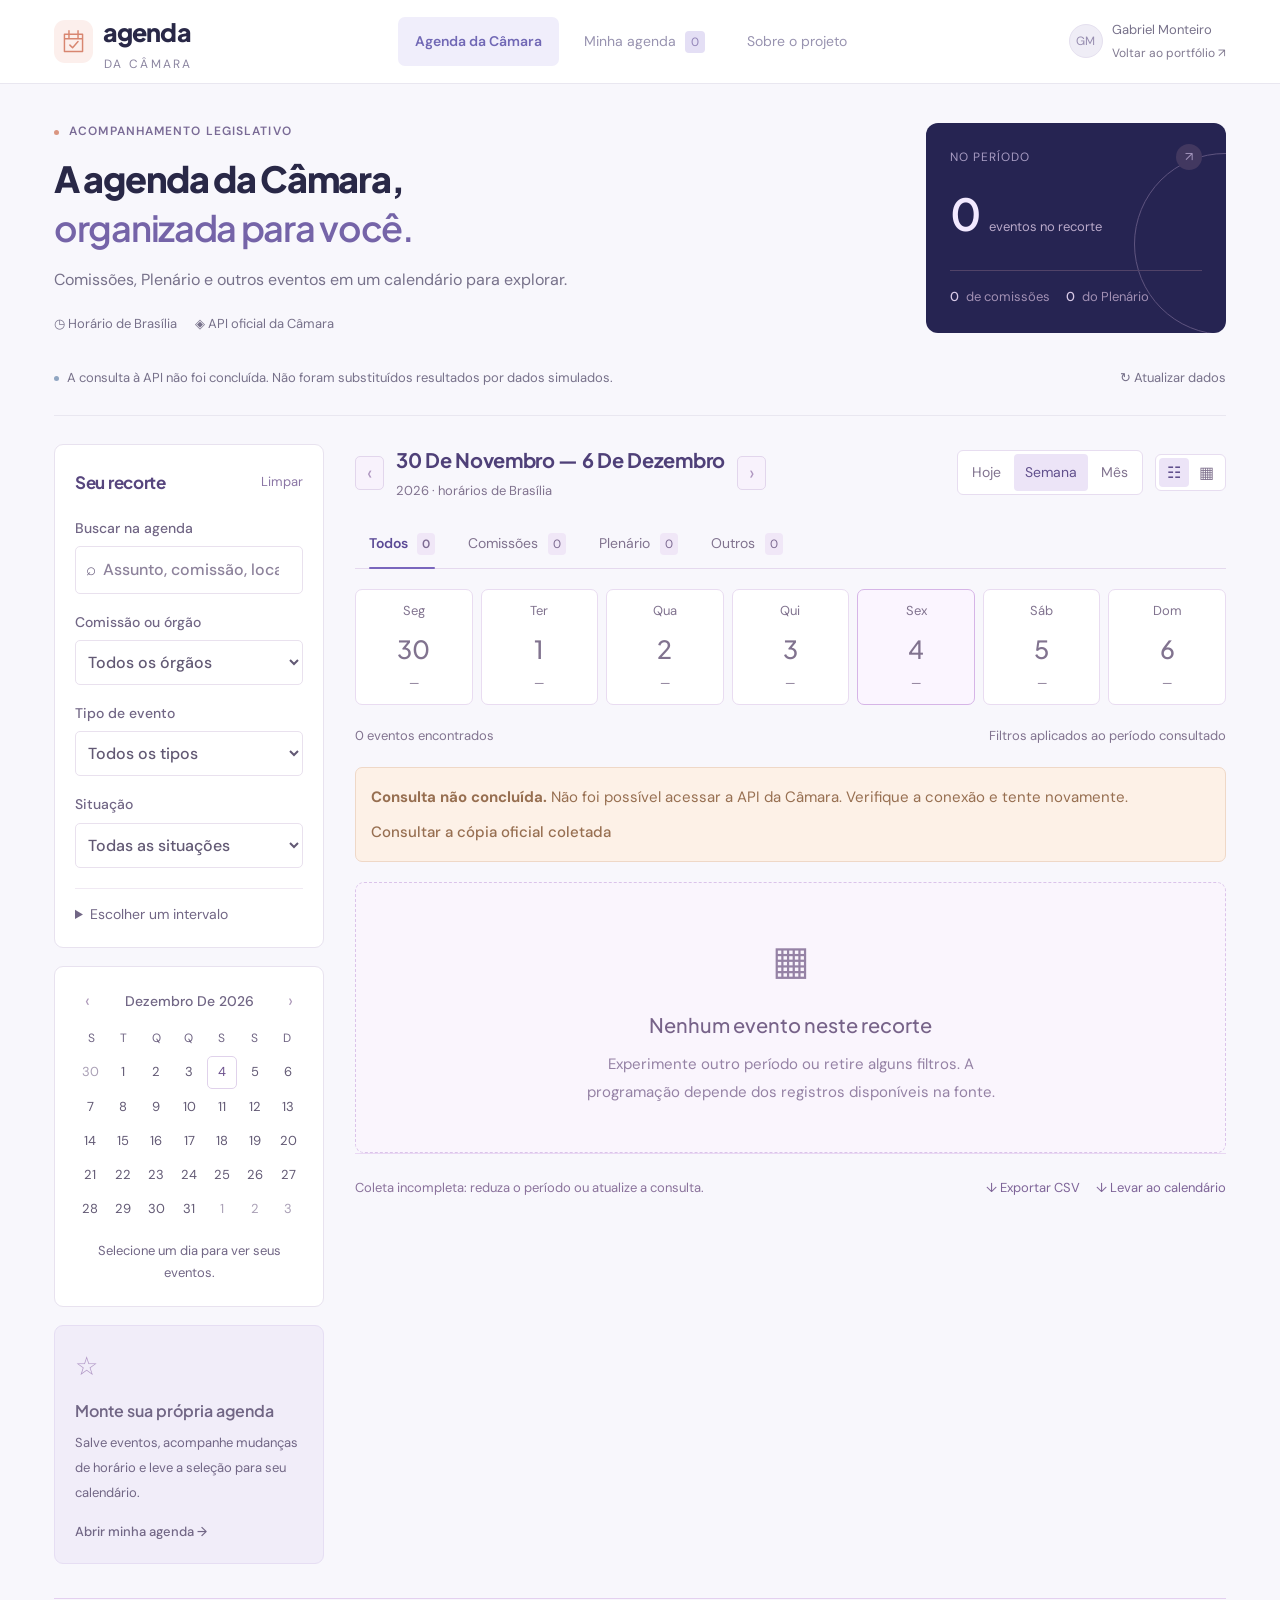
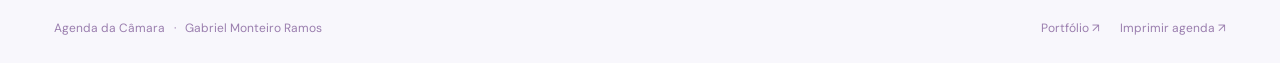
<file: agenda-camara/index.html>
<!doctype html><html lang="pt-BR"><head><meta charset="utf-8"><meta name="viewport" content="width=device-width,initial-scale=1"><meta name="theme-color" content="#262452"><meta name="author" content="Gabriel Monteiro Ramos"><meta name="description" content="Agenda interativa da Câmara dos Deputados: calendário, comissões, Plenário, pautas e acompanhamento pessoal com a API oficial. Projeto de Gabriel Monteiro Ramos."><title>Agenda da Câmara · Gabriel Monteiro Ramos</title><link rel="icon" href="favicon.svg" type="image/svg+xml"><link rel="stylesheet" href="style.css?v=fontes-2"></head><body>
<a class="skip" href="#main">Ir para a agenda</a>
<header class="app-header"><div class="header-inner"><a href="#main" class="brand"><span class="brand-symbol"><svg viewBox="0 0 32 32" aria-hidden="true"><path d="M6 8h20v19H6zM6 13h20M11 4v8M21 4v8"/><path d="m12 20 3 3 6-7"/></svg></span><span>agenda<small>DA CÂMARA</small></span></a><nav aria-label="Navegação principal"><button data-tab="agenda" class="nav-button active">Agenda da Câmara</button><button data-tab="mine" class="nav-button">Minha agenda <span id="navMine">0</span></button><button data-tab="about" class="nav-button">Sobre o projeto</button></nav><a href="../" class="profile-link"><span>GM</span><div>Gabriel Monteiro<small>Voltar ao portfólio ↗</small></div></a></div></header>
<main id="main"><section class="hero"><div><div class="eyebrow"><span></span> ACOMPANHAMENTO LEGISLATIVO</div><h1 id="pageTitle">A agenda da Câmara,<br><em>organizada para você.</em></h1><p id="pageSubtitle">Comissões, Plenário e outros eventos em um calendário para explorar.</p><div class="hero-meta"><span>◷ Horário de Brasília</span><span>◈ API oficial da Câmara</span></div></div><div class="hero-summary"><div class="summary-top"><span id="heroPeriod">NESTA SEMANA</span><i class="summary-icon">↗</i></div><strong id="heroCount">—</strong><span class="summary-caption">eventos no recorte</span><div class="summary-bottom"><span><b id="heroCommission">—</b> de comissões</span><span><b id="heroPlenary">—</b> do Plenário</span></div></div></section>
<div class="source-line"><span class="source-dot" id="sourceDot"></span><p id="sourceInfo">Preparando consulta à API da Câmara…</p><button id="refresh" class="text-button">↻ Atualizar dados</button></div>
<section id="agendaPanel"><div class="workspace-grid"><aside class="filter-rail"><section class="rail-section"><div class="rail-heading"><h2>Seu recorte</h2><button id="clearFilters" class="text-button">Limpar</button></div><label for="keyword">Buscar na agenda<div class="search-input"><span>⌕</span><input id="keyword" type="search" placeholder="Assunto, comissão, local…" maxlength="120"></div></label><label for="organ">Comissão ou órgão<select id="organ"><option value="">Todos os órgãos</option></select></label><label for="eventType">Tipo de evento<select id="eventType"><option value="">Todos os tipos</option></select></label><label for="status">Situação<select id="status"><option value="">Todas as situações</option></select></label><details class="custom-period"><summary>Escolher um intervalo</summary><form id="rangeForm"><label for="startDate">De<input id="startDate" type="date" required></label><label for="endDate">Até<input id="endDate" type="date" required></label><button class="button secondary" type="submit">Consultar período →</button></form></details></section><section class="rail-section mini-calendar-section"><div class="mini-calendar-heading"><button id="miniPrev" class="icon-button" aria-label="Mês anterior">‹</button><strong id="miniMonth"></strong><button id="miniNext" class="icon-button" aria-label="Próximo mês">›</button></div><div class="week-labels"><span>S</span><span>T</span><span>Q</span><span>Q</span><span>S</span><span>S</span><span>D</span></div><div id="miniCalendar" class="mini-calendar"></div><p>Selecione um dia para ver seus eventos.</p></section><section class="rail-note"><span>☆</span><h3>Monte sua própria agenda</h3><p>Salve eventos, acompanhe mudanças de horário e leve a seleção para seu calendário.</p><button data-go-mine class="text-link">Abrir minha agenda →</button></section></aside>
<div class="agenda-content"><div class="agenda-toolbar"><div class="period-control"><button id="prevPeriod" class="icon-button" aria-label="Período anterior">‹</button><div><h2 id="periodTitle">Esta semana</h2><p id="periodSubtitle"></p></div><button id="nextPeriod" class="icon-button" aria-label="Próximo período">›</button></div><div class="toolbar-actions"><div class="period-presets" aria-label="Períodos"><button data-period="day">Hoje</button><button data-period="week" class="active">Semana</button><button data-period="month">Mês</button></div><div class="view-toggle" aria-label="Visualização"><button data-view="list" class="active" aria-label="Visualizar em lista">☷</button><button data-view="calendar" aria-label="Visualizar calendário">▦</button></div></div></div>
<div class="category-tabs" aria-label="Categorias de órgãos"><button data-category="" class="active">Todos <span id="countAll">0</span></button><button data-category="comissoes">Comissões <span id="countCommission">0</span></button><button data-category="plenario">Plenário <span id="countPlenary">0</span></button><button data-category="outros">Outros <span id="countOther">0</span></button></div>
<div id="dayStrip" class="day-strip"></div><div id="filterCaption" class="filter-caption"></div><div id="queryError" class="error-box" role="alert" hidden></div><div id="calendarView" hidden><div class="calendar-weekdays"><span>SEG</span><span>TER</span><span>QUA</span><span>QUI</span><span>SEX</span><span>SÁB</span><span>DOM</span></div><div id="calendarGrid" class="calendar-grid"></div><p class="calendar-help">Selecione um dia para abrir a lista. Os pontos representam eventos do recorte filtrado.</p></div><div id="eventList" aria-live="polite"></div><div class="export-row"><span id="coverageInfo"></span><div><button id="exportCSV" class="text-button">↓ Exportar CSV</button><button id="exportICS" class="text-button">↓ Levar ao calendário</button></div></div></div></div></section>
<section id="minePanel" hidden><div class="mine-heading"><div><h2>Seus eventos acompanhados</h2><p>Esta lista é pessoal e fica neste navegador.</p></div><div class="inline-actions"><button id="refreshMine" class="button primary">↻ Verificar atualizações</button><button id="backupExport" class="button secondary">↓ Backup</button><button id="backupImport" class="button secondary">↑ Restaurar</button><input id="backupFile" type="file" accept=".json,application/json" hidden></div></div><div id="mineNotice" class="mine-notice" hidden></div><div id="mineList"></div><div class="mine-footer"><button id="mineICS" class="button secondary">↓ Exportar minha agenda (.ics)</button><button id="clearMine" class="text-button">Limpar minha agenda</button></div></section>
<section id="aboutPanel" class="about-grid" hidden><article class="about-card about-feature"><div class="eyebrow">PROJETO DE GABRIEL MONTEIRO RAMOS</div><h2>Uma interface para<br>acompanhar a Câmara.</h2><p>A Agenda da Câmara conecta informações públicas à organização do trabalho parlamentar. Reúne eventos, órgãos responsáveis, horários e pautas, com uma lista pessoal para acompanhar o que interessa a cada visitante.</p><div class="tags"><span>Dados públicos</span><span>Calendário interativo</span><span>APIs</span><span>Gestão parlamentar</span></div><a class="button secondary" href="https://github.com/Monteiro619/portfolio-gabriel/tree/main/agenda-camara" target="_blank" rel="noopener noreferrer">Ver código no GitHub ↗</a></article><article class="about-card"><h2>Dados e horários</h2><p>A fonte principal é a API de Dados Abertos da Câmara. A agenda consulta eventos do período selecionado, incluindo os encerrados e cancelados. Horários são apresentados como informados pela fonte, em Brasília.</p><p>A API pode registrar eventos conjuntos ou de outros órgãos, como o Congresso Nacional. Os nomes dos responsáveis são mantidos na interface. Pautas e vídeos aparecem quando disponibilizados pela fonte.</p><a class="text-link" href="https://dadosabertos.camara.leg.br/swagger/api.html" target="_blank" rel="noopener noreferrer">Documentação oficial ↗</a></article><article class="about-card"><h2>Filtros e cobertura</h2><p>Comissões, Plenário e Outros são agrupados pelos órgãos responsáveis. Um evento conjunto pode aparecer em mais de uma categoria. Tipos e situações reproduzem os campos oficiais.</p><p>Os filtros atuam sobre os eventos carregados para o intervalo. A lista de órgãos reúne comissões permanentes do catálogo e órgãos presentes no período; não é uma lista de todas as comissões históricas. Consultas aceitam até 93 dias e até 1.000 eventos, com indicação visível caso a coleta fique incompleta.</p><p>Se a API falhar, você pode escolher uma cópia oficial coletada do mês, com data visível. Ela não é apresentada como uma consulta atualizada.</p></article><article class="about-card"><h2>Minha agenda e calendário</h2><p>Os eventos e as anotações ficam no navegador quando o armazenamento local está disponível. Use o backup JSON para transferir a lista. “Verificar atualizações” consulta novamente os eventos salvos e informa diferenças de horário, situação, local ou descrição.</p><p>O arquivo .ics pode ser importado em aplicativos de calendário. Ele é uma cópia dos eventos exportados, sem sincronização automática. Conflitos só são sinalizados quando os eventos começam juntos ou quando ambos têm início e fim informados e os intervalos se sobrepõem.</p><p>Este é um projeto pessoal de portfólio, não um serviço oficial da Câmara. Confira os eventos e eventuais mudanças na fonte.</p></article></section>
<footer><span>Agenda da Câmara <i>·</i> Gabriel Monteiro Ramos</span><div><a href="../">Portfólio ↗</a><button id="printBtn">Imprimir agenda ↗</button></div></footer></main>
<dialog id="eventDialog"><div class="dialog-top"><div><p id="detailCategory" class="eyebrow">EVENTO DA CÂMARA</p><h2 id="detailTitle">Detalhes do evento</h2></div><button id="closeDialog" class="close-button" aria-label="Fechar detalhes">×</button></div><div id="detailBody"></div></dialog><div id="toast" role="status" aria-live="polite"></div><noscript>Ative o JavaScript para consultar a agenda e usar os filtros.</noscript><script src="snapshot.js"></script><script src="model.js"></script><script src="app.js"></script></body></html>
</file>
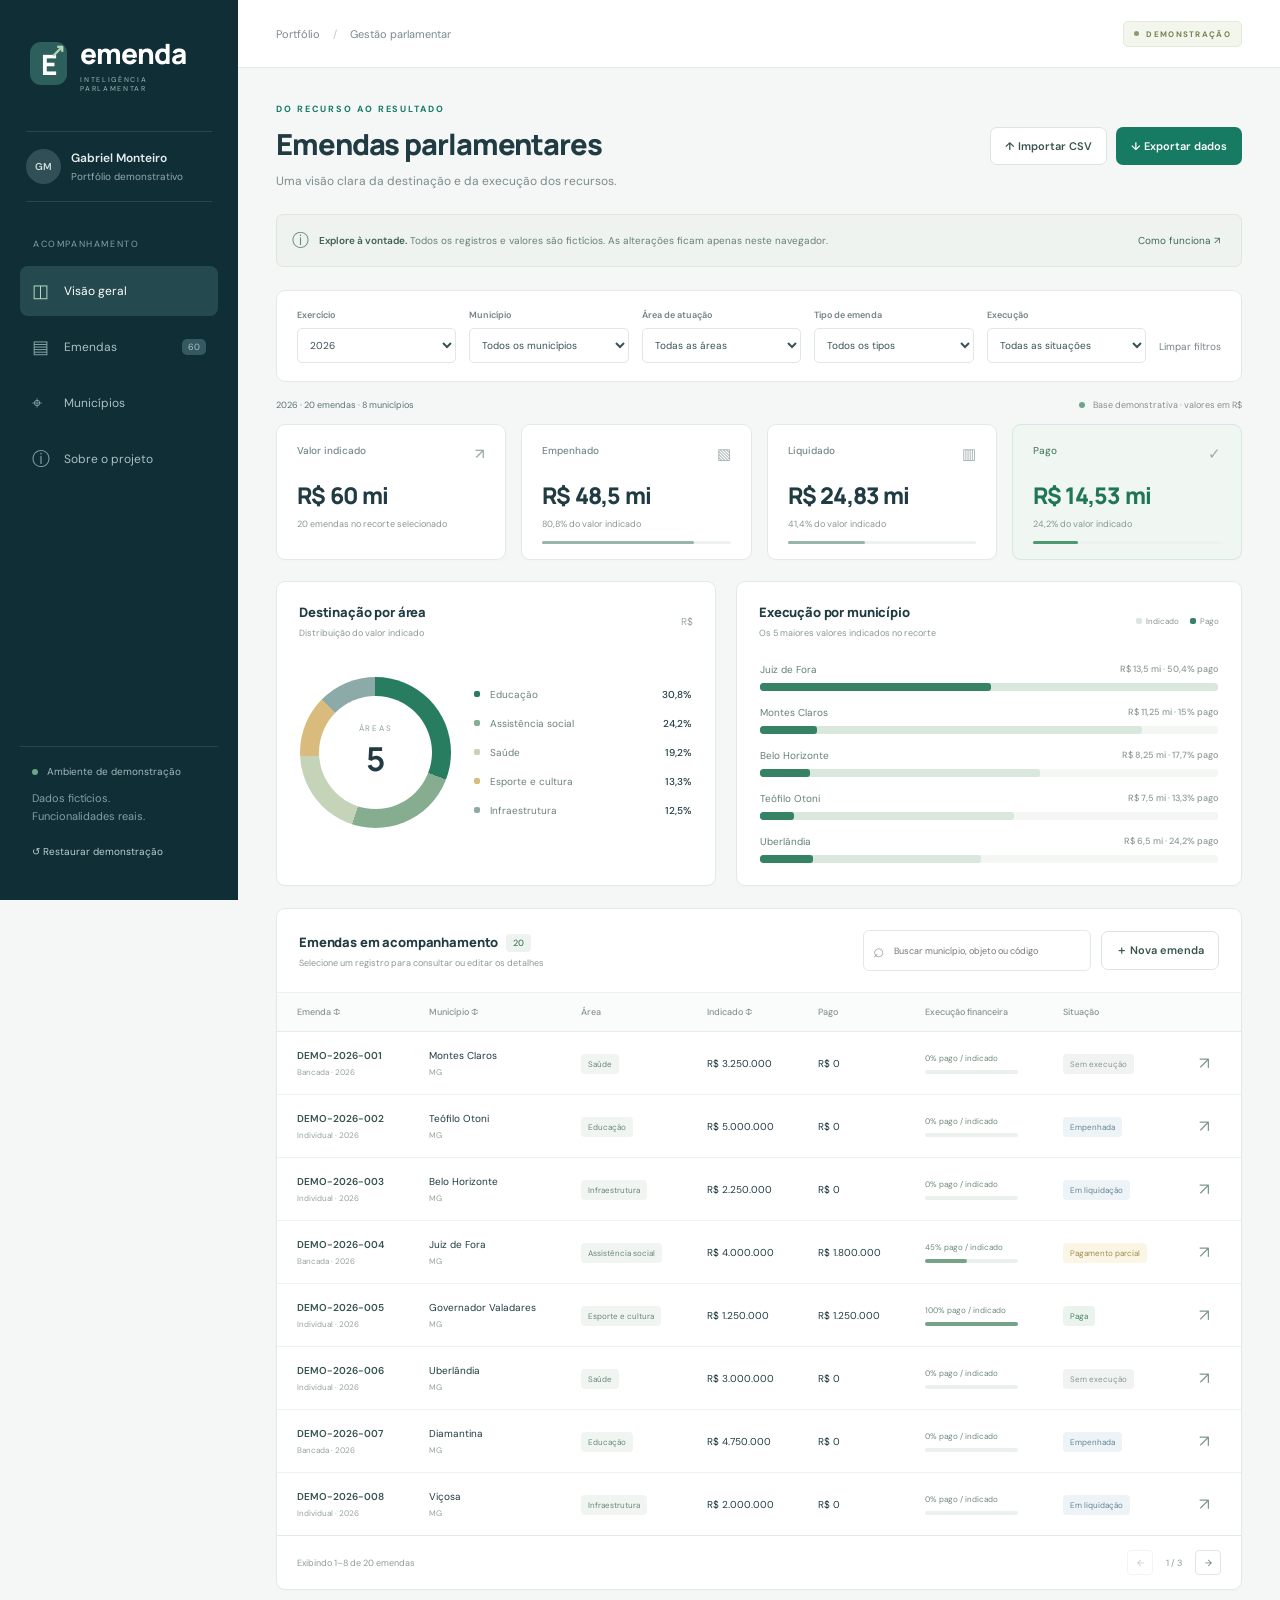
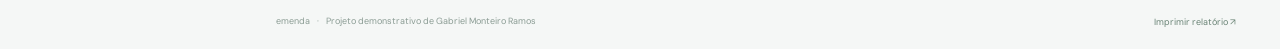
<file: painel-emendas/index.html>
<!doctype html>
<html lang="pt-BR"><head><meta charset="utf-8"><meta name="viewport" content="width=device-width, initial-scale=1"><meta name="theme-color" content="#102e36"><meta name="description" content="Painel demonstrativo de acompanhamento de emendas parlamentares por Gabriel Monteiro Ramos. Dados fictícios, filtros e indicadores interativos."><meta name="author" content="Gabriel Monteiro Ramos"><link rel="icon" href="favicon.svg" type="image/svg+xml"><title>Emenda · Gabriel Monteiro Ramos</title><link rel="stylesheet" href="style.css"></head>
<body>
<aside class="sidebar"><a class="brand" href="#inicio" aria-label="Emenda, início"><span class="brand-icon">E<span>↗</span></span><span>emenda<span class="brand-sub">INTELIGÊNCIA PARLAMENTAR</span></span></a><div class="workspace"><span class="avatar">GM</span><div>Gabriel Monteiro<small>Portfólio demonstrativo</small></div></div><div class="nav-label">ACOMPANHAMENTO</div><nav aria-label="Navegação principal"><button data-tab="overview" class="nav-item active"><span>◫</span> Visão geral</button><button data-tab="records" class="nav-item"><span>▤</span> Emendas <span id="navCount" class="nav-count">60</span></button><button data-tab="cities" class="nav-item"><span>⌖</span> Municípios</button><button data-tab="about" class="nav-item"><span>ⓘ</span> Sobre o projeto</button></nav><div class="side-footer"><span class="live-dot"></span> Ambiente de demonstração<p>Dados fictícios.<br>Funcionalidades reais.</p><button id="reset" class="reset-btn">↺ Restaurar demonstração</button></div></aside>
<div class="shell"><header class="topbar"><span class="breadcrumb">Portfólio <span>/</span> Gestão parlamentar</span><span class="demo-badge"><span></span> DEMONSTRAÇÃO</span></header>
<main id="inicio"><div class="page-heading"><div><div class="eyebrow">DO RECURSO AO RESULTADO</div><h1 id="pageTitle">Emendas parlamentares</h1><p id="pageDescription">Uma visão clara da destinação e da execução dos recursos.</p></div><div class="header-actions"><button id="importBtn" class="button secondary">↑ Importar CSV</button><button id="exportBtn" class="button primary">↓ Exportar dados</button><input type="file" id="fileInput" accept=".csv,text/csv" hidden></div></div>
<div class="demo-notice"><span class="notice-icon">ⓘ</span><span><strong>Explore à vontade.</strong> Todos os registros e valores são fictícios. As alterações ficam apenas neste navegador.</span><button id="howBtn">Como funciona ↗</button></div>
<section id="dataArea"><form class="filters" id="filterForm"><div class="filter-group"><label for="year">Exercício</label><select id="year"></select></div><div class="filter-group"><label for="city">Município</label><select id="city"></select></div><div class="filter-group"><label for="area">Área de atuação</label><select id="area"></select></div><div class="filter-group"><label for="type">Tipo de emenda</label><select id="type"></select></div><div class="filter-group"><label for="status">Execução</label><select id="status"></select></div><button type="button" class="clear-btn" id="clear">Limpar filtros</button></form>
<div class="result-caption"><span id="scopeLabel"></span><span><span class="live-dot"></span> Base demonstrativa · valores em R$</span></div>
<section class="metrics" aria-label="Indicadores dos registros filtrados"><article class="metric"><div>Valor indicado <span>↗</span></div><strong id="kInd"></strong><small id="kCount"></small></article><article class="metric"><div>Empenhado <span>▧</span></div><strong id="kEmp"></strong><small id="kEmpRate"></small><div class="mini-track"><i id="empBar"></i></div></article><article class="metric"><div>Liquidado <span>▥</span></div><strong id="kLiq"></strong><small id="kLiqRate"></small><div class="mini-track"><i id="liqBar"></i></div></article><article class="metric paid"><div>Pago <span>✓</span></div><strong id="kPay"></strong><small id="kPayRate"></small><div class="mini-track"><i id="payBar"></i></div></article></section>
<section class="charts" id="overviewCharts"><article class="panel sector-panel"><div class="panel-heading"><div><h2>Destinação por área</h2><p>Distribuição do valor indicado</p></div><span class="subtle-label">R$</span></div><div class="sector-content"><div id="donut" class="donut"><div class="donut-center"><small>ÁREAS</small><strong id="areaCount">5</strong></div></div><div class="sector-legend" id="sectorLegend"></div></div></article><article class="panel city-panel"><div class="panel-heading"><div><h2>Execução por município</h2><p>Os 5 maiores valores indicados no recorte</p></div><div class="chart-key"><span><i></i> Indicado</span><span><i></i> Pago</span></div></div><div id="cityChart" class="city-chart"></div></article></section>
<section id="municipalityPanel" class="panel" hidden><div class="panel-heading"><div><h2>Distribuição municipal</h2><p>Valores consolidados para os filtros selecionados</p></div></div><div class="table-wrap"><table><thead><tr><th>Município / UF</th><th>Emendas</th><th>Indicado</th><th>Empenhado</th><th>Liquidado</th><th>Pago</th><th>Pago / indicado</th></tr></thead><tbody id="cityTable"></tbody></table></div></section>
<section class="panel records-panel" id="recordsPanel"><div class="panel-heading table-heading"><div><h2>Emendas em acompanhamento <span id="tableCount" class="count-pill"></span></h2><p>Selecione um registro para consultar ou editar os detalhes</p></div><div class="table-actions"><label class="search"><span>⌕</span><input id="search" type="search" placeholder="Buscar município, objeto ou código" aria-label="Buscar emendas"></label><button id="newBtn" class="button secondary">＋ Nova emenda</button></div></div><div class="table-wrap"><table><thead><tr><th><button class="sort" data-sort="id">Emenda ↕</button></th><th><button class="sort" data-sort="municipio">Município ↕</button></th><th>Área</th><th><button class="sort" data-sort="indicado">Indicado ↕</button></th><th>Pago</th><th>Execução financeira</th><th>Situação</th><th><span class="sr-only">Detalhes</span></th></tr></thead><tbody id="recordsBody"></tbody></table></div><div class="table-footer"><span id="pageLabel"></span><div><button id="prev" aria-label="Página anterior">←</button><span id="pageNumber"></span><button id="next" aria-label="Próxima página">→</button></div></div></section></section>
<section id="aboutPanel" class="about-grid" hidden><article class="panel about-intro"><div class="eyebrow">UM PROJETO DE GABRIEL MONTEIRO RAMOS</div><h2>Informação organizada.<br>Gestão com mais clareza.</h2><p>Uma demonstração de como análise de dados e desenvolvimento podem apoiar o acompanhamento de recursos parlamentares. Criado para apresentar competências em gestão da informação, desenho de processos e construção de ferramentas digitais.</p><p><a href="https://github.com/Monteiro619/portfolio-gabriel/tree/main/painel-emendas" target="_blank" rel="noopener noreferrer" class="button secondary">Ver código no GitHub ↗</a></p><div class="about-tags"><span>Análise de dados</span><span>Gestão parlamentar</span><span>Desenvolvimento web</span></div></article><article class="panel methodology"><h2>Entenda os indicadores</h2><dl><dt>Indicado</dt><dd>Valor de referência cadastrado para a emenda na demonstração.</dd><dt>Empenhado</dt><dd>Valor registrado como compromisso orçamentário.</dd><dt>Liquidado</dt><dd>Valor registrado após verificação da obrigação a pagar.</dd><dt>Pago</dt><dd>Valor registrado como desembolsado.</dd></dl><p class="method-note">A execução financeira é calculada por pago ÷ indicado. Ela não representa execução física nem comprova entrega do objeto. Os valores de cada etapa são acumulados: não devem ser somados entre si.</p></article><article class="panel methodology"><h2>Base e funcionalidades</h2><p>60 emendas fictícias, distribuídas entre 2024 e 2026, com nomes de municípios reais e entidades de exemplo. Os códigos não correspondem a emendas oficiais. Não há conexão com sistemas governamentais.</p><p>Os filtros atualizam indicadores, gráficos e tabelas. Você pode cadastrar e editar registros, importar CSV, exportar o recorte e imprimir um relatório. A base é salva localmente quando o navegador permite.</p><button id="templateBtn" class="button secondary">↓ Baixar modelo CSV</button><p class="method-note">CSV separado por ponto e vírgula. Use números sem separador de milhar e ponto decimal. A importação substitui a base somente após validação e confirmação.</p></article><article class="panel methodology"><h2>Um recorte para o portfólio</h2><p><strong>Problema:</strong> informações dispersas tornam mais difícil acompanhar valores, destinos e etapas da execução.</p><p><strong>Solução:</strong> reunir registros em uma interface com recortes por exercício, município, área, tipo e situação.</p><p><strong>Competências:</strong> modelagem de dados, validação de informações, indicadores, acessibilidade e visualização.</p></article></section>
<footer class="main-footer"><span>emenda <span>·</span> Projeto demonstrativo de Gabriel Monteiro Ramos</span><button id="printBtn">Imprimir relatório ↗</button></footer></main></div>
<dialog id="detailDialog"><div class="dialog-top"><div><div class="eyebrow">REGISTRO DEMONSTRATIVO</div><h2 id="dialogTitle">Detalhes da emenda</h2></div><button id="closeDialog" class="icon-btn" aria-label="Fechar detalhes">×</button></div><form id="editForm"><div class="form-grid" id="formFields"></div><div class="dialog-amounts" id="amountFields"></div><p class="form-help">Os valores são acumulados. Informe pago ≤ liquidado ≤ empenhado ≤ indicado.</p><p id="formError" class="form-error" role="alert"></p><div class="dialog-actions"><button type="button" id="cancelEdit" class="button secondary">Cancelar</button><button type="submit" class="button primary">Salvar registro</button></div></form></dialog><div id="toast" class="toast" role="status" aria-live="polite"></div><script src="model.js"></script><script src="app.js"></script>
</body></html>
</file>
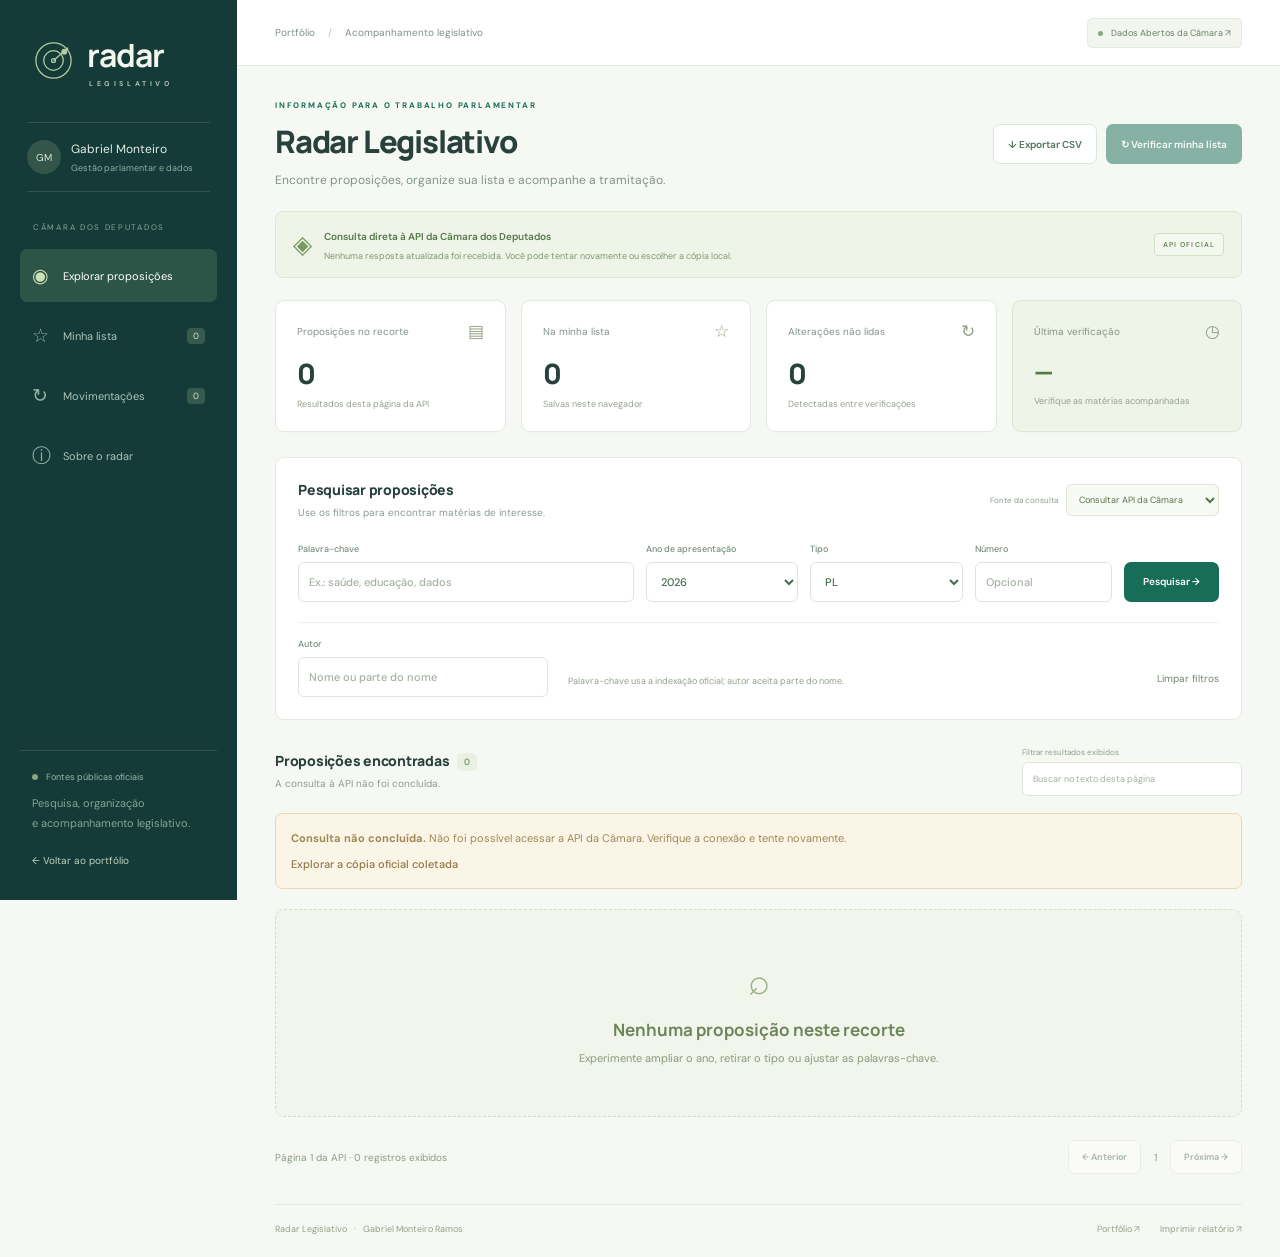
<file: radar-legislativo/index.html>
<!doctype html>
<html lang="pt-BR">
<head><meta charset="utf-8"><meta name="viewport" content="width=device-width, initial-scale=1"><meta name="theme-color" content="#143b38"><meta name="author" content="Gabriel Monteiro Ramos"><meta name="description" content="Radar Legislativo de Gabriel Monteiro Ramos: busca de proposições da Câmara dos Deputados, lista de acompanhamento e consulta de tramitações com dados públicos oficiais."><title>Radar Legislativo · Gabriel Monteiro Ramos</title><link rel="icon" href="favicon.svg" type="image/svg+xml"><link rel="stylesheet" href="style.css"></head>
<body>
<a class="skip-link" href="#main">Ir para o conteúdo</a>
<aside class="sidebar"><a class="brand" href="#inicio"><svg viewBox="0 0 44 44" aria-hidden="true"><circle cx="22" cy="22" r="18"/><circle cx="22" cy="22" r="10"/><circle cx="22" cy="22" r="2"/><path d="M22 22 37 9"/><circle cx="33" cy="13" r="3" class="radar-dot"/></svg><span>radar<small>LEGISLATIVO</small></span></a><div class="workspace"><span class="avatar">GM</span><span>Gabriel Monteiro<small>Gestão parlamentar e dados</small></span></div><div class="nav-caption">CÂMARA DOS DEPUTADOS</div><nav aria-label="Navegação principal"><button data-tab="explore" class="nav-item active"><span>◉</span> Explorar proposições</button><button data-tab="watch" class="nav-item"><span>☆</span> Minha lista <b id="navWatch">0</b></button><button data-tab="changes" class="nav-item"><span>↻</span> Movimentações <b id="navChanges">0</b></button><button data-tab="about" class="nav-item"><span>ⓘ</span> Sobre o radar</button></nav><div class="sidebar-bottom"><div><i class="dot"></i> Fontes públicas oficiais</div><p>Pesquisa, organização<br>e acompanhamento legislativo.</p><a href="../">← Voltar ao portfólio</a></div></aside>
<div class="shell"><header class="topbar"><span>Portfólio <i>/</i> Acompanhamento legislativo</span><a href="https://dadosabertos.camara.leg.br/" target="_blank" rel="noopener noreferrer" class="source-chip"><i class="dot"></i> Dados Abertos da Câmara ↗</a></header>
<main id="main"><div class="heading" id="inicio"><div><p class="eyebrow">INFORMAÇÃO PARA O TRABALHO PARLAMENTAR</p><h1 id="pageTitle">Radar Legislativo</h1><p id="pageSubtitle">Encontre proposições, organize sua lista e acompanhe a tramitação.</p></div><div class="heading-actions"><button id="exportCSV" class="button secondary">↓ Exportar CSV</button><button id="refreshWatch" class="button primary">↻ Verificar minha lista</button></div></div>
<div class="source-banner" id="sourceBanner"><span class="banner-icon">◈</span><div><strong id="sourceTitle">Consulta direta à API da Câmara dos Deputados</strong><p id="sourceText">Preparando a consulta às proposições da Câmara…</p></div><span class="source-label" id="sourceLabel">API OFICIAL</span></div>
<section class="metrics" aria-label="Resumo do radar"><article><span>Proposições no recorte <i>▤</i></span><strong id="metricResults">0</strong><small id="metricResultsNote">Nesta cópia de dados</small></article><article><span>Na minha lista <i>☆</i></span><strong id="metricWatch">0</strong><small>Salvas neste navegador</small></article><article><span>Alterações não lidas <i>↻</i></span><strong id="metricChanges">0</strong><small>Detectadas entre verificações</small></article><article class="metric-accent"><span>Última verificação <i>◷</i></span><strong id="metricCheck">—</strong><small id="metricCheckNote">Verifique as matérias acompanhadas</small></article></section>
<section id="explorePanel"><form id="searchForm" class="search-panel"><div class="search-panel-heading"><div><h2>Pesquisar proposições</h2><p>Use os filtros para encontrar matérias de interesse.</p></div><label class="mode-select" for="dataMode">Fonte da consulta<select id="dataMode"><option value="live" selected>Consultar API da Câmara</option><option value="snapshot">Cópia oficial (consulta local)</option></select></label></div><div class="search-grid"><label class="keyword-field" for="keyword">Palavra-chave<input id="keyword" type="search" placeholder="Ex.: saúde, educação, dados" maxlength="100"></label><label for="year">Ano de apresentação<select id="year"><option value="">Todos os anos</option></select></label><label for="type">Tipo<select id="type"><option value="">Todos os tipos</option><option>PL</option><option>PEC</option><option>PLP</option><option>MPV</option><option>PDL</option><option>REQ</option></select></label><label for="number">Número<input id="number" type="number" min="1" max="999999" placeholder="Opcional"></label><button type="submit" id="searchBtn" class="button primary">Pesquisar →</button></div><div class="search-bottom"><label for="author">Autor<input id="author" type="text" placeholder="Nome ou parte do nome" maxlength="100"></label><p id="searchHint">Palavra-chave usa a indexação oficial; autor aceita parte do nome.</p><button type="button" id="clearSearch" class="text-button">Limpar filtros</button></div></form>
<div class="section-line"><div><h2>Proposições encontradas <span class="counter" id="resultsCount">0</span></h2><p id="resultCaption">Recorte demonstrativo de dados oficiais.</p></div><label class="local-search-label" for="localSearch">Filtrar resultados exibidos<input id="localSearch" type="search" placeholder="Buscar no texto desta página" maxlength="100"></label></div><div id="searchError" class="error-box" role="alert" hidden></div><div id="resultsGrid" class="proposal-grid" aria-live="polite"></div><div class="pagination"><span id="pageCaption"></span><div><button id="prevPage" class="button secondary">← Anterior</button><span id="pageNumber">1</span><button id="nextPage" class="button secondary">Próxima →</button></div></div></section>
<section id="watchPanel" hidden><div class="section-line"><div><h2>Minha lista de acompanhamento</h2><p>Prioridades e anotações ficam apenas neste navegador.</p></div><div class="inline-actions"><button id="exportBackup" class="button secondary">↓ Backup</button><button id="importBackup" class="button secondary">↑ Restaurar backup</button><input id="backupInput" type="file" accept=".json,application/json" hidden></div></div><div id="watchGrid" class="proposal-grid"></div></section>
<section id="changesPanel" hidden><div class="section-line"><div><h2>Alterações detectadas</h2><p>Comparação entre a última base conhecida e uma nova consulta à Câmara.</p></div><button id="markRead" class="button secondary">✓ Marcar como lidas</button></div><div id="changesList"></div></section>
<section id="aboutPanel" class="about-grid" hidden><article class="panel about-intro"><p class="eyebrow">PROJETO DE GABRIEL MONTEIRO RAMOS</p><h2>Pesquisa e acompanhamento<br>em uma mesma interface.</h2><p>O Radar Legislativo reúne a consulta de proposições da Câmara dos Deputados com uma lista pessoal de acompanhamento. O objetivo é demonstrar uma ferramenta de apoio à organização da informação e à rotina de assessoramento parlamentar.</p><div class="tags"><span>Dados públicos</span><span>APIs</span><span>Gestão da informação</span><span>JavaScript</span></div><a class="button secondary" href="https://github.com/Monteiro619/portfolio-gabriel/tree/main/radar-legislativo" target="_blank" rel="noopener noreferrer">Ver código no GitHub ↗</a></article><article class="panel"><h2>De onde vêm os dados?</h2><p>As proposições, autores, temas e tramitações são fornecidos pela API de Dados Abertos da Câmara. A cópia de demonstração é um recorte real, com a data de coleta informada. Ela não representa todas as matérias da Casa nem se atualiza sozinha.</p><p>No modo de consulta à API, os resultados são buscados na Câmara. Palavras-chave usam a indexação da fonte; a busca local considera a ementa e as palavras-chave da cópia. Os resultados podem diferir entre os modos.</p><a href="https://dadosabertos.camara.leg.br/swagger/api.html" target="_blank" rel="noopener noreferrer" class="text-link">Consultar documentação oficial ↗</a></article><article class="panel"><h2>Como funciona o acompanhamento?</h2><ol><li>Abra uma proposição e adicione à sua lista.</li><li>Defina prioridade e faça suas anotações.</li><li>Use “Verificar minha lista” para consultar a API.</li><li>Veja alterações da situação e tramitações que não estavam na base anterior.</li></ol><p>Não há notificações em segundo plano. A verificação ocorre quando você solicita. Alterações de registros da fonte também podem aparecer como diferenças; não significam necessariamente um novo evento legislativo.</p></article><article class="panel"><h2>Seu espaço de trabalho</h2><p>Favoritos e anotações são salvos localmente quando o navegador permite. Cada visitante tem sua própria lista. O backup JSON permite levar a lista para outro navegador; restaurá-lo substitui a lista após confirmação.</p><p>A situação reproduz o campo informado pela fonte. Datas, andamento e documentos devem ser conferidos na ficha oficial. Este projeto pessoal não é um serviço oficial da Câmara.</p><button id="clearLocal" class="button secondary">Limpar minha lista local</button></article></section>
<footer><span>Radar Legislativo <i>·</i> Gabriel Monteiro Ramos</span><div><a href="../">Portfólio ↗</a><button id="printBtn">Imprimir relatório ↗</button></div></footer></main></div>
<dialog id="detailDialog"><div class="dialog-heading"><div><p class="eyebrow" id="detailEyebrow">CÂMARA DOS DEPUTADOS</p><h2 id="detailTitle">Proposição</h2></div><button id="closeDialog" class="close-button" aria-label="Fechar detalhes">×</button></div><div id="detailContent"></div></dialog><div id="toast" role="status" aria-live="polite"></div>
<script src="snapshot.js"></script><script src="model.js"></script><script src="app.js"></script>
</body></html>
</file>
<file: agenda-camara/style.css>
@import url('https://fonts.googleapis.com/css2?family=DM+Sans:wght@400;500;600;700&family=Plus+Jakarta+Sans:wght@400;500;600;700;800&display=swap');
:root{--ink:#292847;--purple:#5954bb;--dark:#262452;--coral:#db7257;--muted:#9a97af;--border:#e9e7f0;--bg:#f8f7fc;--font:'DM Sans',Arial,sans-serif;--heading:'Plus Jakarta Sans',Arial,sans-serif}*{box-sizing:border-box}body{margin:0;background:var(--bg);color:var(--ink);font:14px var(--font)}button,input,select,textarea{font:inherit}button{cursor:pointer}a{color:inherit;text-decoration:none}button:disabled{opacity:.45;cursor:default}button:focus-visible,a:focus-visible,input:focus-visible,select:focus-visible,textarea:focus-visible,summary:focus-visible{outline:3px solid #aaa3ed;outline-offset:3px}[hidden]{display:none!important}.skip{position:absolute;top:-60px;left:24px;z-index:100;background:white;padding:12px}.skip:focus{top:10px}.app-header{background:#fff;border-bottom:1px solid var(--border);height:84px}.header-inner{max-width:1460px;padding:0 54px;margin:auto;height:100%;display:flex;align-items:center;justify-content:space-between;gap:30px}.brand{display:flex;align-items:center;gap:10px;font-family:var(--heading);font-size:25px;font-weight:800;letter-spacing:-.9px}.brand-symbol{display:grid;place-items:center;width:39px;height:43px;border-radius:11px;background:#fcefec}.brand-symbol svg{width:29px;fill:none;stroke:#d88670;stroke-width:1.6;stroke-linecap:round;stroke-linejoin:round}.brand small{display:block;font:12px var(--font);letter-spacing:2.3px;color:#8b85a0;margin-top:4px;margin-left:1px}.header-inner nav{display:flex;align-items:center;gap:8px}.nav-button{border:0;background:none;color:#9893b0;font-size:12px;padding:13px 17px;border-radius:7px;min-height:44px}.nav-button.active{background:#f0eefb;color:#7168b5;font-weight:600}.nav-button:hover{background:#f4f2fa}.nav-button span{background:#e4dff5;color:#9385b8;font-size:12px;border-radius:4px;padding:3px 6px;margin-left:5px}.profile-link{display:flex;align-items:center;gap:9px;font-size:12px;color:#6e6887}.profile-link>span{width:34px;height:34px;display:grid;place-items:center;background:#efedf6;border:1px solid #e5e0ef;border-radius:50%;font-size:12px;color:#968caf}.profile-link small{display:block;font-size:12px;color:#aaa1b9;margin-top:4px}main{max-width:1460px;margin:auto;padding:38px 54px 25px}.hero{display:flex;align-items:center;justify-content:space-between;gap:40px;margin-bottom:26px}.eyebrow{font-size:12px;color:#a195b3;font-weight:600;letter-spacing:1.6px;margin-bottom:14px}.eyebrow>span{width:5px;height:5px;border-radius:50%;display:inline-block;background:#da9681;margin-right:6px}h1{font-family:var(--heading);font-size:36px;letter-spacing:-1.3px;line-height:1.35;margin:0;font-weight:800}h1 em{font-style:normal;color:#9185b9;font-weight:600}.hero>div>p{font-size:12px;color:#aaa0b8;line-height:1.8;margin:14px 0}.hero-meta{display:flex;gap:18px;font-size:12px;color:#b0a7be;margin-top:19px}.hero-meta span:first-child{color:#9586b2}.hero-summary{width:275px;min-height:194px;flex-shrink:0;padding:21px 24px 0;background:var(--dark);border-radius:12px;color:#ccc5e4;position:relative;overflow:hidden}.hero-summary:after{content:'';position:absolute;width:180px;height:180px;border:1px solid #5f547f;border-radius:50%;right:-90px;top:30px;pointer-events:none}.summary-top{display:flex;justify-content:space-between;align-items:center;gap:12px;font-size:12px;letter-spacing:1.7px;color:#a79bc2;position:relative;z-index:1}.summary-icon{display:grid;place-items:center;width:26px;height:26px;border-radius:50%;background:#423860;font-style:normal;color:#a395bc;font-size:13px}.hero-summary>strong{display:inline-block;font-family:var(--heading);font-size:44px;color:#f2e9ff;letter-spacing:-1.8px;margin:8px 9px 5px 0;font-weight:600}.summary-caption{font-size:12px;color:#baaaca}.summary-bottom{display:flex;gap:15px;border-top:1px solid #514368;margin-top:16px;padding:16px 0;font-size:12px;color:#a290b4;position:relative;z-index:1}.summary-bottom b{font-weight:500;color:#d8c9e7;margin-right:4px}.source-line{display:flex;gap:8px;align-items:center;font-size:12px;color:#aea3ba;margin:0 0 28px;padding-bottom:19px;border-bottom:1px solid var(--border)}.source-dot{width:5px;height:5px;border-radius:50%;background:#90a6c2;flex-shrink:0}.source-dot.offline{background:#d6b481}.source-line p{margin:0;line-height:1.7}.source-line>.text-button{margin-left:auto;white-space:nowrap}.text-button{border:0;background:none;font-size:12px;padding:7px 0;color:#9c8aac;min-height:32px}.text-button:hover{text-decoration:underline}.workspace-grid{display:grid;grid-template-columns:244px minmax(0,1fr);gap:31px}.filter-rail{display:flex;flex-direction:column;gap:18px}.rail-section{border:1px solid #e8e2ef;background:#fff;border-radius:9px;padding:18px}.rail-heading{display:flex;justify-content:space-between;align-items:center;margin-bottom:12px}h2{font-family:var(--heading);font-size:13px;font-weight:700;letter-spacing:-.3px;margin:0}.rail-heading h2{color:#8a759e;font-size:12px}.rail-heading .text-button{font-size:12px;color:#baa7c5}.rail-section>label{display:block;font-size:12px;color:#a893b3;font-weight:500;margin-top:17px}.rail-section select,.rail-section input{display:block;margin-top:7px;width:100%;min-width:0;border:1px solid #e9e1ee;border-radius:5px;background:#fff;color:#8c739c;padding:10px 8px;font-size:12px;min-height:35px}.rail-section input::placeholder{color:#bfafc5}.search-input{display:flex;align-items:center;border:1px solid #e9e1ee;border-radius:5px;margin-top:7px}.search-input span{font-size:17px;padding-left:10px;color:#baa6c5}.search-input input{margin:0;border:0;padding-left:7px;font-size:12px;background:transparent;outline-offset:-3px}.custom-period{border-top:1px solid #f0e9f3;margin-top:20px;padding-top:14px;color:#b19cbc;font-size:12px}.custom-period summary{cursor:pointer;line-height:1.7}.custom-period form{margin-top:15px}.custom-period label{display:block;margin-top:10px;font-size:12px}.custom-period .button{margin-top:13px;width:100%}.mini-calendar-section{padding:16px 15px}.mini-calendar-heading{display:flex;align-items:center;justify-content:space-between;margin-bottom:13px}.mini-calendar-heading strong{font-size:12px;color:#a68ab5;font-weight:500;text-transform:capitalize}.icon-button{border:1px solid #e5dfed;background:white;color:#ae9aba;border-radius:5px;min-height:29px;min-width:29px;font-size:20px;padding:0 6px}.icon-button:hover{background:#f4eef9}.mini-calendar-heading .icon-button{border:0;font-size:18px;min-width:25px}.week-labels{display:grid;grid-template-columns:repeat(7,1fr);font-size:12px;color:#c6b5cd;text-align:center;margin:0 0 8px}.mini-calendar{display:grid;grid-template-columns:repeat(7,1fr);gap:3px}.mini-calendar button{border:0;background:none;color:#b6a0c1;border-radius:5px;min-height:27px;font-size:12px;position:relative;padding:5px}.mini-calendar button.outside{color:#dfd3e5}.mini-calendar button.today{border:1px solid #e0d2eb;color:#a38bb1}.mini-calendar button.selected{background:#bdb0d3;color:#fff}.mini-calendar button:hover{background:#f2eafa}.mini-calendar button i{position:absolute;bottom:2px;left:calc(50% - 1px);height:2px;width:2px;border-radius:50%;background:transparent}.mini-calendar button.has-events i{background:#b999cb}.mini-calendar-section>p{font-size:12px;color:#c0accb;text-align:center;margin:15px 0 2px;line-height:1.7}.rail-note{background:#f1edf9;border:1px solid #e6def3;border-radius:9px;padding:20px;color:#ac91c1}.rail-note>span{font-size:26px;color:#b198c6}.rail-note h3{font-family:var(--heading);font-size:12px;font-weight:600;line-height:1.7;margin:10px 0 7px;color:#a18bb3}.rail-note p{font-size:12px;line-height:1.9;color:#b29cc3;margin:0 0 12px}.text-link{border:0;background:none;color:#9a81b2;padding:0;font-size:12px;font-weight:500;text-align:left;line-height:1.7}.text-link:hover{text-decoration:underline}.rail-note .text-link{font-size:12px}.agenda-toolbar{display:flex;align-items:center;justify-content:space-between;gap:20px;margin-bottom:18px}.period-control{display:flex;align-items:center;gap:12px}.period-control h2{font-size:15px;color:#88729f;text-transform:capitalize}.period-control p{font-size:12px;color:#b8a6c5;margin:5px 0 0}.period-control>.icon-button{border-color:#e2d6ec;background:#f8f2fc;color:#af96c0;flex-shrink:0}.toolbar-actions{display:flex;align-items:center;gap:12px;flex-shrink:0}.period-presets,.view-toggle{display:flex;align-items:center;background:#fff;border:1px solid #e7ddf0;border-radius:6px;padding:3px;gap:2px}.period-presets button,.view-toggle button{background:none;border:0;border-radius:4px;padding:7px 11px;color:#b6a0c5;font-size:12px;min-height:27px}.period-presets button.active,.view-toggle button.active{background:#ece4f7;color:#a78bba}.view-toggle button{font-size:16px;padding:2px 8px;min-width:30px}.category-tabs{display:flex;gap:5px;border-bottom:1px solid #e5d9ee;margin-bottom:20px}.category-tabs button{background:none;border:0;position:relative;color:#b39bbf;font-size:12px;padding:12px 14px 14px;white-space:nowrap;min-height:40px}.category-tabs button span{font-size:12px;background:#f0e7f7;color:#baa0c8;border-radius:4px;padding:3px 5px;margin-left:6px}.category-tabs button.active{color:#9677ad;font-weight:600}.category-tabs button.active:after{content:'';position:absolute;height:2px;bottom:-1px;left:14px;right:14px;background:#b694c9;border-radius:3px}.day-strip{display:grid;grid-template-columns:repeat(7,1fr);gap:8px;margin-bottom:19px}.day-strip button{background:#fff;border:1px solid #e9dcf1;border-radius:7px;min-height:87px;display:flex;align-items:center;flex-direction:column;justify-content:center;padding:11px 5px;color:#b39bc0}.day-strip button span{font-size:12px;text-transform:capitalize;color:#c7acd3}.day-strip button strong{font-family:var(--heading);font-size:19px;font-weight:500;margin:7px 0 5px}.day-strip button small{font-size:12px;color:#c2a7cd}.day-strip button.today{border-color:#d6b5e7;background:#fbf5ff}.day-strip button.selected{border-color:#c6a2da;background:#eee0f8;color:#a27cb9}.day-strip button.selected span,.day-strip button.selected small{color:#b296c4}.filter-caption{display:flex;align-items:center;justify-content:space-between;gap:10px;color:#bea3ca;font-size:12px;margin-bottom:18px;min-height:25px}.filter-caption>span:first-child{color:#ac8eba}.filter-caption .text-button{font-size:12px}.day-section{margin-bottom:25px}.day-heading{display:flex;justify-content:space-between;align-items:center;gap:15px;margin-bottom:14px}.day-heading>div{display:flex;align-items:center;gap:9px}.day-heading h2{font-size:12px;color:#a986b9;font-weight:500}.day-heading>div>span{font-size:12px;color:#c4a7d1}.day-count{font-size:12px;color:#c5a8d2}.event-row{display:flex;gap:16px;position:relative;border:1px solid #e9d9f2;background:white;border-radius:8px;padding:19px 20px 16px;margin-bottom:11px}.event-time{width:80px;flex-shrink:0;display:flex;flex-direction:column;position:relative;border-right:1px solid #f0e1f7;padding-right:12px;color:#c49bd2}.event-time strong{font-family:var(--heading);font-weight:500;font-size:18px;letter-spacing:-.4px;color:#b891c8}.event-time small{font-size:12px;line-height:1.6;margin-top:5px;color:#cfb1dd}.time-line{height:25px;width:2px;background:#e9d4f5;border-radius:3px;margin:13px 0 0 2px}.event-main{flex:1;min-width:0}.event-top{display:flex;align-items:center;gap:8px;flex-wrap:wrap;margin-bottom:11px}.event-category{font-size:12px;padding:4px 6px;border-radius:3px;background:#f0e7fb;color:#aa8fc3}.event-category.plenario{background:#fbeae3;color:#d1a18d}.event-category.outros{background:#eaf1fb;color:#9cafd0}.event-status{font-size:12px;color:#c5acd2}.event-status:before{content:'';width:3px;height:3px;border-radius:50%;display:inline-block;vertical-align:middle;margin-right:4px;background:#d4b7e2}.event-status.cancelled{color:#c49ca7}.event-status.cancelled:before{background:#d9b7c1}.event-status.live{color:#92a997}.event-status.live:before{background:#a6c9b1}.event-status.ended{color:#b8a6c2}.event-row h3{font-family:var(--heading);font-size:12px;font-weight:600;line-height:1.8;margin:0 0 7px;color:#ad85c0}.event-row h3 button{font:inherit;line-height:inherit;border:0;background:none;padding:0;text-align:left;color:inherit;display:-webkit-box;-webkit-line-clamp:2;-webkit-box-orient:vertical;overflow:hidden}.event-organ{font-size:12px;line-height:1.8;color:#c6a5d6;margin:0 0 10px}.event-meta{display:flex;flex-wrap:wrap;gap:14px;font-size:12px;color:#c5a1d7;line-height:1.8}.event-meta span{max-width:100%;overflow-wrap:anywhere}.event-links{display:flex;gap:16px;align-items:center;flex-wrap:wrap;margin-top:11px}.event-links .text-link,.event-links a{font-size:12px;color:#b594c8}.event-links a{color:#c6a2d8}.save-event{border:0;background:none;color:#d9bee7;min-height:32px;min-width:32px;font-size:20px;align-self:flex-start;padding:0;flex-shrink:0}.save-event.saved{color:#d8ad83}.event-row.cancelled{background:#fcf9fd;border-color:#eee0f3}.event-row.cancelled h3{color:#baa0c6}.export-row{display:flex;justify-content:space-between;gap:15px;align-items:center;border-top:1px solid #e9d8f3;padding-top:15px;color:#c8a5d9;font-size:12px;line-height:1.8}.export-row>div{display:flex;gap:16px;flex-shrink:0}.export-row .text-button{font-size:12px;color:#c09ad5}.empty-state{background:#faf5fd;border:1px dashed #dbc4ea;border-radius:9px;text-align:center;padding:45px 25px;color:#bea2d0}.empty-state>span{font-size:40px;color:#c6a9d6}.empty-state h3{font-family:var(--heading);font-size:17px;font-weight:500;line-height:1.8;margin:15px 0 7px;color:#b291c5}.empty-state p{font-size:12px;line-height:1.9;max-width:430px;margin:0 auto;color:#c4a9d4}.empty-state .button{margin-top:20px}.button{font-size:12px;font-weight:500;padding:11px 14px;border:1px solid transparent;border-radius:6px;min-height:39px;display:inline-flex;align-items:center;justify-content:center;white-space:nowrap}.button.primary{background:#9d82ba;color:white}.button.primary:hover{background:#8b71a8}.button.secondary{border-color:#e3d1ee;background:#fff;color:#b08dc7}.button.secondary:hover{background:#f7eefc}.calendar-weekdays{display:grid;grid-template-columns:repeat(7,1fr);font-size:12px;color:#bf9ed0;text-align:center;padding:13px 0;background:#f8f0fe;border:1px solid #e4cdef;border-radius:7px 7px 0 0}.calendar-grid{display:grid;grid-template-columns:repeat(7,minmax(0,1fr));border-left:1px solid #e4cdef;border-top:0}.calendar-cell{background:white;border:0;border-right:1px solid #e4cdef;border-bottom:1px solid #e4cdef;min-height:112px;padding:10px 8px;text-align:left;display:flex;flex-direction:column;align-items:flex-start;gap:6px;min-width:0;overflow:hidden;color:#bc95d0}.calendar-cell.outside{background:#faf6fd;color:#dfc6ea}.calendar-cell.today{background:#f7edff}.calendar-cell:hover{background:#f2e4fb}.cell-day{font-size:12px}.calendar-event{display:block;font-size:12px;color:#b494ca;background:#f2e8fd;border-radius:3px;padding:4px;width:100%;white-space:nowrap;overflow:hidden;text-overflow:ellipsis}.calendar-event.plenario{background:#fbece7;color:#d9b29f}.calendar-event.outros{background:#edf4fc;color:#adbfd8}.calendar-cell small{font-size:12px;color:#c5a5d8}.calendar-help{font-size:12px;color:#c9a5de;line-height:1.8;margin:13px 0 23px}.mine-heading{display:flex;align-items:center;justify-content:space-between;gap:20px;margin:0 0 22px}.mine-heading h2{font-size:17px;color:#9e81b6}.mine-heading p{font-size:12px;color:#bfa1ce;line-height:1.8}.inline-actions{display:flex;gap:9px;flex-wrap:wrap}.mine-notice{padding:14px 17px;border:1px solid #ebd8c6;border-radius:7px;background:#fdf4e9;font-size:12px;line-height:1.8;color:#c3a286;margin-bottom:22px}.mine-footer{display:flex;justify-content:space-between;align-items:center;margin:22px 0}.about-grid{display:grid;grid-template-columns:1fr 1fr;gap:22px}.about-card{background:white;border:1px solid #eadcf3;border-radius:10px;padding:30px}.about-card h2{font-size:18px;color:#a889bf}.about-feature h2{font-size:27px;line-height:1.5;margin:19px 0}.about-card p{font-size:12px;line-height:1.95;color:#baa0ce}.tags{display:flex;gap:6px;flex-wrap:wrap;margin:20px 0}.tags span{font-size:12px;background:#f2eafb;color:#b194ca;border-radius:4px;padding:6px 8px}.about-feature .button{margin-top:12px}.error-box{background:#fdf1e7;border:1px solid #efd8c7;border-radius:7px;padding:15px;font-size:12px;line-height:1.9;color:#c19c81;margin-bottom:20px}.error-box .text-link{display:block;font-size:12px;margin-top:9px;color:#b58d76}footer{border-top:1px solid #e4d0f0;display:flex;justify-content:space-between;align-items:center;margin-top:34px;padding-top:20px;gap:15px;font-size:12px;color:#c5a2da}footer i{font-style:normal;margin:0 6px}footer>div{display:flex;gap:20px}footer button{border:0;background:none;color:inherit;padding:0;font-size:12px}dialog{border:0;border-radius:13px;padding:28px;width:min(880px,calc(100% - 28px));max-height:92vh;color:#a588be;box-shadow:0 30px 100px #24205b55}dialog::backdrop{background:#23204bad;backdrop-filter:blur(3px)}.dialog-top{display:flex;align-items:center;justify-content:space-between;gap:20px;margin-bottom:25px}.dialog-top .eyebrow{font-size:12px;letter-spacing:1px;color:#b9a2cc}.dialog-top h2{font-size:23px;color:#9b7ab6}.close-button{height:38px;width:38px;border:0;background:#f4eafa;border-radius:50%;display:grid;place-items:center;font-size:24px;color:#baa0cf;flex-shrink:0}.loading{font-size:12px;text-align:center;color:#baa0cd;padding:35px}.detail-status{display:flex;gap:10px;align-items:center}.detail-status .event-category,.detail-status .event-status{font-size:12px}.detail-description{font-size:15px;line-height:1.85;color:#a882bd;white-space:pre-wrap;overflow-wrap:anywhere;margin:20px 0}.detail-facts{background:#f9f2fd;border:1px solid #efdef9;border-radius:7px;padding:20px;display:grid;grid-template-columns:1fr 1fr;gap:20px}.detail-facts .full{grid-column:1/-1}.detail-facts small{display:block;font-size:12px;letter-spacing:1px;color:#c0a5d1;margin-bottom:8px}.detail-facts strong{font-weight:500;font-size:12px;line-height:1.8;color:#ac8ac3}.detail-facts p{font-size:12px;color:#c7abda;margin:6px 0 0}.detail-actions{display:flex;gap:9px;flex-wrap:wrap;margin:21px 0}.detail-notes{padding:20px 0;border-top:1px solid #ead6f7;border-bottom:1px solid #ead6f7;margin-top:25px}.detail-notes label{font-size:12px;color:#b38ecc}.detail-notes textarea{display:block;width:100%;border:1px solid #e5cef4;border-radius:6px;padding:12px;font-size:12px;line-height:1.8;color:#b68bd0;margin:10px 0 13px;resize:vertical;min-height:90px}.detail-notes small{display:block;font-size:12px;color:#cda8e2;margin-top:12px}.pauta-section{border-top:1px solid #ebd4f8;padding-top:22px;margin-top:24px}.pauta-section h3{font-family:var(--heading);font-size:14px;font-weight:500;color:#b18acb;margin:0}.pauta-section h3 span{font-family:var(--font);font-size:12px;background:#f1e2fc;padding:3px 7px;border-radius:4px;margin-left:5px;color:#b88bd5}.pauta-section>div>p{font-size:12px;color:#c6a1df}.pauta-item{display:flex;align-items:flex-start;gap:15px;padding:18px 0;border-bottom:1px solid #efdcfc}.pauta-order{display:grid;place-items:center;min-width:27px;height:27px;border-radius:5px;background:#f6eafb;font-size:12px;color:#c39bda}.pauta-item>div{flex:1;min-width:0}.pauta-item h4{font-size:12px;font-weight:500;color:#b58ace;margin:3px 0 8px;line-height:1.8}.pauta-item p{font-size:12px;line-height:1.9;color:#c19cdb;white-space:pre-wrap;overflow-wrap:anywhere;margin:0 0 10px}.pauta-item small{display:block;font-size:12px;color:#cfa9e5;line-height:1.8;margin:5px 0}.pauta-item details{font-size:12px;color:#c5a0dd;margin:10px 0}.pauta-item summary{cursor:pointer}.pauta-item .text-link{font-size:12px;color:#be92d7}.pauta-empty{background:#faf2ff;border:1px dashed #e7cef5;border-radius:7px;padding:20px;font-size:12px;line-height:1.9;color:#c39edd}#toast{position:fixed;bottom:24px;left:50%;transform:translateX(-50%) translateY(110px);opacity:0;max-width:90vw;width:max-content;z-index:100;background:#514070;color:#f6eaff;border-radius:8px;padding:13px 22px;font-size:12px;line-height:1.8;box-shadow:0 6px 26px #30205033;transition:.2s}#toast.visible{opacity:1;transform:translateX(-50%) translateY(0)}
/* Paleta de texto: tons escuros preservam o contraste sobre fundos claros. */
.rail-section>label,.custom-period,.search-input span,.mini-calendar-heading strong,.week-labels,.mini-calendar-section>p,.rail-note,.rail-note p,.rail-note h3,.rail-note .text-link{color:#716685}.rail-section select,.rail-section input,.mini-calendar button{color:#625974}.rail-section input::placeholder{color:#8d829b}.mini-calendar button.outside{color:#aaa0b6}.mini-calendar button.selected{background:#6f60ae;color:white}.hero>div>p,.hero-meta,.source-line,.text-button,.profile-link{color:#77718a}.hero-meta span:first-child{color:#77718a}.profile-link small{color:#807990}.period-control h2,.day-heading h2,.event-row h3,.about-card h2,.about-feature h2,.dialog-top h2{color:#50476f}.period-control p,.filter-caption,.filter-caption>span:first-child,.day-count,.day-heading>div>span,.period-presets button,.category-tabs button,.view-toggle button,.day-strip button,.day-strip button span,.day-strip button small{color:#81738f}.period-presets button.active,.view-toggle button.active,.category-tabs button.active{color:#61508d}.category-tabs button span{color:#7d6b92}.event-category{color:#775999}.event-category.plenario{color:#a4684d}.event-category.outros{color:#526f9d}.event-status,.event-status.cancelled,.event-status.ended{color:#8c778d}.event-status.live{color:#54705b}.event-time strong{color:#63528a}.event-time small,.event-organ,.event-meta,.event-links .text-link,.event-links a{color:#8c799a}.event-row.cancelled h3{color:#877590}.save-event{color:#aa99ba}.save-event.saved{color:#b3824f}.export-row,.export-row .text-button,.calendar-help,.calendar-cell,.cell-day,.calendar-cell small,.calendar-weekdays{color:#8a729b}.calendar-event{color:#775b95}.calendar-event.plenario{color:#a56f59}.calendar-event.outros{color:#6e84a4}.empty-state h3{color:#776389}.empty-state p,.empty-state>span{color:#9582a5}.button.primary{background:#6256a7;color:#fff}.button.primary:hover{background:#554894}.button.secondary,.text-link{color:#7b649a}.mine-heading h2{color:#625078}.mine-heading p{color:#887098}.mine-notice{color:#967351}.about-card p{color:#887595}.tags span{color:#8b709f}.eyebrow{color:#95859e}.detail-status .event-status,.dialog-top .eyebrow,.loading{color:#9173a6}.detail-description,.detail-facts strong{color:#785990}.detail-facts small,.detail-facts p,.detail-notes label,.detail-notes textarea,.detail-notes small{color:#9473ad}.pauta-section h3,.pauta-item h4{color:#87649e}.pauta-section>div>p,.pauta-item p,.pauta-item small,.pauta-item details,.pauta-item .text-link,.pauta-empty{color:#9873b1}.pauta-section h3 span,.pauta-order{color:#a47eb9}.error-box,.error-box .text-link{color:#976f51}footer{color:#9a7eae}.day-strip button.selected,.day-strip button.selected span,.day-strip button.selected small{color:#75519a}.mini-calendar button.today{color:#6c518d}.calendar-cell.outside{color:#bca9cd}
@media(min-width:1500px){.hero h1{font-size:42px}.hero-summary{width:295px}.event-row{padding:23px}.event-row h3{font-size:14px}.event-organ{font-size:12px}.event-meta,.event-links .text-link,.event-links a{font-size:12px}.event-time{width:92px}.event-time strong{font-size:21px}.workspace-grid{grid-template-columns:260px minmax(0,1fr)}}
@media(max-width:1200px){main{padding:32px 32px 24px}.header-inner{padding:0 32px}.workspace-grid{grid-template-columns:224px minmax(0,1fr);gap:23px}.hero h1{font-size:32px}.hero-summary{width:250px}.agenda-toolbar{flex-wrap:wrap;gap:16px}.period-control h2{font-size:14px}.toolbar-actions{margin-left:auto}.event-row{padding:17px;gap:13px}.event-time{width:71px}.event-row h3{font-size:12px}.day-strip{gap:5px}.calendar-cell{min-height:95px;padding:8px 5px}.calendar-event{font-size:12px}.nav-button{font-size:12px;padding:12px}.profile-link>div{display:none}.header-inner{gap:20px}}
@media(max-width:1000px){main{padding:28px 24px}.header-inner{padding:0 24px}.workspace-grid{grid-template-columns:205px minmax(0,1fr);gap:19px}.hero{gap:25px}.hero-summary{width:220px;padding:18px 19px 0}.hero h1{font-size:28px}.hero>div>p{font-size:12px}.hero-summary>strong{font-size:37px}.summary-bottom{font-size:12px;gap:10px}.summary-caption{font-size:12px}.rail-section{padding:16px 13px}.event-row{gap:12px;padding:15px}.event-time{width:60px;padding-right:9px}.event-time strong{font-size:16px}.event-time small{font-size:12px}.event-organ{font-size:12px}.event-meta{font-size:12px;gap:8px}.save-event{min-width:24px;font-size:18px}.day-strip button{min-height:78px}.day-strip button small{font-size:12px}.day-heading>div{gap:6px;flex-wrap:wrap}.day-heading>div>span{font-size:12px}.category-tabs button{padding:11px 10px;font-size:12px}.category-tabs button span{margin-left:3px}.about-grid{grid-template-columns:1fr}.mine-heading{align-items:flex-start;flex-direction:column}.export-row{flex-direction:column;align-items:flex-start}.export-row>div{align-self:flex-end}.calendar-cell{min-height:89px}.calendar-event{font-size:12px;padding:3px}.hero-meta{font-size:12px;gap:13px}}
@media(max-width:760px){.app-header{height:auto}.header-inner{padding:17px 18px 10px;flex-wrap:wrap;gap:16px}.brand{font-size:24px}.brand-symbol{width:34px;height:38px}.brand-symbol svg{width:25px}.brand small{font-size:12px}.profile-link{margin-left:auto}.profile-link>div{display:block;font-size:12px}.profile-link small{font-size:12px}.profile-link>span{display:none}.header-inner nav{order:3;width:100%;justify-content:space-between;gap:3px;overflow:auto}.nav-button{font-size:12px;padding:10px;min-height:44px;white-space:nowrap}.nav-button span{font-size:12px;padding:2px 5px;margin-left:3px}main{padding:25px 18px 20px}.hero{display:block;margin-bottom:20px}.hero h1{font-size:29px}.hero>div>p{font-size:12px}.eyebrow{font-size:12px;letter-spacing:1.2px}.hero-meta{margin-top:12px;font-size:12px;gap:15px}.hero-summary{width:100%;min-height:0;padding:15px 17px;margin-top:21px;display:flex;align-items:center;gap:10px;flex-wrap:wrap}.summary-top{width:auto;font-size:12px;letter-spacing:1.1px;margin-right:auto}.summary-icon{display:none}.hero-summary>strong{font-size:30px;margin:0;letter-spacing:-1px}.summary-caption{font-size:12px}.summary-bottom{width:100%;padding:11px 0 0;margin-top:2px;gap:18px;font-size:12px}.hero-summary:after{right:-80px;top:-30px}.source-line{font-size:12px;margin-bottom:21px;align-items:flex-start;gap:7px;padding-bottom:16px}.source-dot{margin-top:5px}.source-line>.text-button{font-size:12px;padding:0;min-height:38px}.workspace-grid{display:flex;flex-direction:column;gap:24px}.filter-rail{display:block}.rail-section{padding:17px 15px}.filter-rail>.rail-section:first-child{display:grid;grid-template-columns:1fr 1fr;gap:13px}.rail-heading{grid-column:1/-1;margin:0}.rail-heading h2{font-size:12px}.rail-section>label{margin:0;font-size:12px;min-width:0}.rail-section>label:nth-of-type(1),.rail-section>label:nth-of-type(2){grid-column:1/-1}.rail-section select,.rail-section input{min-height:44px;font-size:12px;padding:11px 9px}.search-input{margin-top:7px}.search-input input{font-size:12px;margin:0}.rail-section>label select{margin-top:7px}.custom-period{grid-column:1/-1;margin:2px 0 0;padding-top:12px;font-size:12px}.custom-period summary{min-height:28px}.custom-period form{display:grid;grid-template-columns:1fr 1fr;gap:10px;margin:10px 0 0}.custom-period label{margin:0;font-size:12px}.custom-period .button{grid-column:1/-1;min-height:44px;margin-top:5px}.mini-calendar-section,.rail-note{display:none}.agenda-toolbar{gap:15px;justify-content:space-between;margin-bottom:15px}.period-control{gap:10px;width:100%}.period-control>div{flex:1;text-align:center}.period-control h2{font-size:14px}.period-control p{font-size:12px;margin-top:6px}.period-control>.icon-button{min-width:38px;min-height:44px;font-size:24px}.toolbar-actions{width:100%;justify-content:space-between;margin:0}.period-presets button{font-size:12px;padding:9px 14px;min-height:38px}.view-toggle button{min-width:38px;min-height:38px}.category-tabs{gap:2px;margin-bottom:17px;overflow:auto}.category-tabs button{font-size:12px;min-height:44px;padding:12px 9px;flex-shrink:0}.category-tabs button span{font-size:12px;margin-left:4px;padding:2px 4px}.day-strip{gap:4px;margin-bottom:17px}.day-strip button{min-height:78px;padding:9px 3px}.day-strip button strong{font-size:16px}.day-strip button span{font-size:12px}.day-strip button small{font-size:12px}.filter-caption{font-size:12px;gap:15px}.filter-caption>span:last-child{max-width:120px;text-align:right;line-height:1.6}.filter-caption .text-button{font-size:12px;min-height:38px}.day-heading{margin-bottom:11px}.day-heading h2{font-size:12px}.day-heading>div>span{font-size:12px}.day-count{font-size:12px;white-space:nowrap}.event-row{padding:16px 13px;gap:11px}.event-time{width:50px;padding-right:8px}.event-time strong{font-size:16px}.event-time small{font-size:12px}.event-main h3{font-size:12px;line-height:1.8}.event-main h3 button{-webkit-line-clamp:3}.event-organ{font-size:12px;line-height:1.8}.event-meta{font-size:12px;line-height:1.9;gap:6px}.event-top{gap:6px}.event-category,.event-status{font-size:12px}.save-event{min-width:30px;min-height:44px;font-size:21px;margin-top:-6px;margin-right:-5px}.event-links{gap:10px;margin-top:7px}.event-links .text-link,.event-links a{font-size:12px;min-height:34px;display:flex;align-items:center}.export-row{font-size:12px;gap:7px}.export-row .text-button{font-size:12px;min-height:44px}.calendar-weekdays{font-size:12px;padding:11px 0}.calendar-cell{min-height:78px;padding:7px 4px;gap:5px}.cell-day{font-size:12px}.calendar-event{height:4px;padding:0;width:14px;max-width:100%;font-size:0;background:#b9a3d5}.calendar-event.plenario{background:#d6a38b}.calendar-event.outros{background:#a4b9d5}.calendar-cell small{font-size:12px;line-height:1.5}.calendar-help{font-size:12px;line-height:1.8}.mine-heading h2{font-size:16px}.mine-heading p{font-size:12px}.inline-actions{gap:7px;width:100%}.inline-actions>.button{font-size:12px;min-height:44px}.inline-actions>.button:first-child{width:100%}.inline-actions>.button:nth-child(n+2){flex:1}.mine-footer{gap:15px;align-items:flex-start}.mine-footer .button{font-size:12px;white-space:normal;line-height:1.6;min-height:44px}.mine-footer .text-button{font-size:12px;min-height:44px}.mine-notice{font-size:12px}.about-card{padding:23px}.about-feature h2{font-size:25px}.about-card h2{font-size:18px}.about-card p{font-size:12px}.about-feature .button{min-height:44px}.tags span{font-size:12px}footer{font-size:12px;align-items:flex-start;line-height:1.8}footer>div{gap:15px;flex-direction:column}footer button{font-size:12px;text-align:left}dialog{width:calc(100% - 18px);padding:20px;max-height:94vh}.dialog-top{gap:15px;margin-bottom:19px}.dialog-top h2{font-size:21px;line-height:1.6}.dialog-top .eyebrow{font-size:12px;line-height:1.9}.close-button{height:44px;width:44px}.detail-description{font-size:13px}.detail-facts{padding:16px;gap:15px}.detail-facts strong{font-size:12px}.detail-facts small{font-size:12px}.detail-facts p{font-size:12px}.detail-actions{gap:7px}.detail-actions>.button{font-size:12px;min-height:44px}.detail-notes textarea{font-size:13px}.detail-notes .button{min-height:44px}.pauta-item{gap:12px}.pauta-item p{font-size:12px}.pauta-item h4{font-size:12px}.pauta-empty{font-size:12px;padding:15px}#toast{font-size:12px;max-width:calc(100vw - 28px);padding:13px 17px}.empty-state{padding:35px 20px}.empty-state h3{font-size:16px}.empty-state p{font-size:12px}}
/* Tipografia de leitura e cores principais da aplicação. */
.nav-button{font-size:12px}.source-line{font-size:12px}.source-line>.text-button{font-size:12px}.hero>div>p{font-size:14px}.hero-meta{font-size:12px}h1 em{color:#7564a8}.eyebrow{color:#7a6b96}.rail-section>label,.custom-period{font-size:12px}.rail-section select,.rail-section input,.search-input input{font-size:12px}.rail-heading h2{font-size:14px;color:#57467e}.rail-heading .text-button{font-size:12px;color:#8b76a5}.rail-note h3{font-size:13px}.rail-note p{font-size:12px}.rail-note .text-link{font-size:12px}.period-control h2{font-size:18px;color:#4f4078}.period-control p{font-size:12px}.period-presets button{font-size:12px}.category-tabs button{font-size:12px}.category-tabs button span{font-size:12px}.category-tabs button.active{color:#5b4a96}.category-tabs button.active:after{background:#7a66bd}.day-strip button span{font-size:12px}.day-strip button strong{font-size:23px}.day-strip button small{font-size:12px}.day-strip button.selected{background:#eae5fb;border-color:#8775c2}.day-heading h2{font-size:15px}.day-heading>div>span,.day-count{font-size:12px}.filter-caption{font-size:12px}.event-row h3{font-size:15px;color:#423861}.event-organ{font-size:12px;color:#786b88}.event-meta,.event-links .text-link,.event-links a{font-size:12px;color:#7f718f}.event-category,.event-status{font-size:12px}.event-time strong{font-size:22px;color:#66538e}.event-time small{font-size:12px}.event-category.plenario{background:#fce7df;color:#b16449}.event-category{background:#eee7fc;color:#77609f}.event-category.outros{background:#e9effc;color:#566a97}.export-row{font-size:12px}.export-row .text-button{font-size:12px;color:#7e6498}.empty-state p{font-size:12px}.button{font-size:12px}.about-card p{color:#786987}.mine-heading p{font-size:12px}.mine-notice{font-size:12px}.detail-description{color:#625174}.detail-facts strong{color:#72607e}.pauta-item p,.pauta-empty{color:#826994}.event-row h3 button,.event-organ,.detail-description,.detail-facts strong{overflow-wrap:anywhere}.rail-section input,.rail-section select,.calendar-cell,.event-main{min-width:0}
@media(max-width:760px){.nav-button{font-size:12px}.hero>div>p{font-size:12px}.hero-meta{font-size:12px}.source-line{font-size:12px}.source-line>.text-button{font-size:12px}.category-tabs button{font-size:12px}.category-tabs button span{font-size:12px}.day-strip button span{font-size:12px}.day-strip button strong{font-size:18px}.day-strip button small{font-size:12px}.filter-caption{font-size:12px}.day-heading h2{font-size:14px}.day-heading>div>span,.day-count{font-size:12px}.event-row h3{font-size:13px}.event-time strong{font-size:18px}.event-time small{font-size:12px}.event-category,.event-status{font-size:12px}.event-organ{font-size:12px}.event-meta,.event-links .text-link,.event-links a{font-size:12px}.event-row{gap:10px}.event-time{width:49px}.event-links .text-link,.event-links a{min-height:38px}.period-control h2{font-size:16px}.period-presets button{font-size:12px}.button{font-size:12px}.export-row{font-size:12px}.export-row .text-button{font-size:12px}.rail-section>label,.custom-period{font-size:12px}.rail-section input,.rail-section select{font-size:12px}}

/* Escala de leitura: conteúdo 16–18 px e informações auxiliares a partir de 12 px. */
body{font-size:16px;line-height:1.6}
.nav-button{font-size:14px}.nav-button span{font-size:12px}.profile-link{font-size:13px}.profile-link small{font-size:12px}
.hero>div>p{font-size:16px}.hero-meta,.source-line,.source-line>.text-button{font-size:13px}.eyebrow{font-size:12px;letter-spacing:1.1px}
.hero-summary{width:300px;min-height:210px}.summary-top{font-size:12px;letter-spacing:1px}.summary-caption,.summary-bottom{font-size:13px}.summary-bottom{flex-wrap:wrap;gap:8px 16px}
.workspace-grid{grid-template-columns:270px minmax(0,1fr)}.rail-section{padding:20px}.rail-heading h2{font-size:17px}.rail-section>label,.custom-period,.custom-period label{font-size:14px}
.rail-section select,.rail-section input,.search-input input{font-size:16px;min-height:44px}.rail-heading .text-button,.text-button,.rail-note .text-link{font-size:13px}
.rail-note h3{font-size:16px}.rail-note p,.mini-calendar-section>p{font-size:13px}.mini-calendar-heading strong{font-size:14px}.mini-calendar button{font-size:13px;min-height:31px}.week-labels{font-size:12px}
.period-control h2{font-size:20px}.period-control p{font-size:13px}.period-presets button{font-size:14px;min-height:36px}.category-tabs button{font-size:14px}.category-tabs button span{font-size:12px}
.day-strip button{min-height:105px}.day-strip button span{font-size:13px}.day-strip button strong{font-size:25px}.day-strip button small{font-size:12px}
.filter-caption,.filter-caption .text-button,.day-count,.day-heading>div>span{font-size:13px}.day-heading>div{flex-wrap:wrap}.day-heading h2{font-size:18px}
.event-row{padding:23px;gap:20px}.event-time{width:94px;padding-right:14px}.event-time strong{font-size:24px}.event-time small{font-size:12px}
.event-row h3{font-size:18px;line-height:1.65}.event-organ{font-size:14px}.event-meta,.event-links .text-link,.event-links a{font-size:13px;line-height:1.7}.event-category,.event-status{font-size:12px}.event-top{gap:10px}
.event-links{margin-top:14px}.save-event{min-width:38px;min-height:44px;font-size:24px}.event-meta{gap:8px 16px}
.export-row,.export-row .text-button,.calendar-help{font-size:13px}.button{font-size:14px;min-height:44px}.empty-state p{font-size:15px}.empty-state h3{font-size:20px}
.calendar-weekdays{font-size:12px}.cell-day{font-size:15px}.calendar-event,.calendar-cell small{font-size:12px}.calendar-cell{min-height:136px}
.mine-heading h2{font-size:21px}.mine-heading p,.mine-notice{font-size:15px}.mine-footer .text-button{font-size:13px}
.about-card h2{font-size:22px}.about-card p{font-size:16px}.tags span{font-size:13px}
.dialog-top h2{font-size:26px}.dialog-top .eyebrow{font-size:12px}.detail-description{font-size:18px}.detail-facts small{font-size:12px}.detail-facts strong{font-size:16px}.detail-facts p{font-size:14px}
.detail-status .event-category,.detail-status .event-status{font-size:13px}.detail-notes label{font-size:15px}.detail-notes textarea{font-size:16px}.detail-notes small{font-size:13px}
.pauta-section h3{font-size:19px}.pauta-section>div>p,.pauta-item small,.pauta-item details,.pauta-item .text-link{font-size:14px}.pauta-item h4{font-size:17px}.pauta-item p,.pauta-empty{font-size:16px}
.error-box,.error-box .text-link,.loading{font-size:15px}footer,footer button{font-size:12px}#toast{font-size:14px}
@media(min-width:761px) and (max-width:1100px){.workspace-grid{grid-template-columns:230px minmax(0,1fr);gap:20px}.hero-summary{width:265px}.agenda-toolbar{align-items:flex-start}.toolbar-actions{flex-wrap:wrap}.event-row{padding:20px;gap:14px}.event-time{width:79px}.event-row h3{font-size:17px}.filter-caption,.export-row{flex-wrap:wrap}.rail-section{padding:17px}}
@media(max-width:760px){
 .header-inner nav{justify-content:flex-start}.nav-button{font-size:13px;flex-shrink:0}.profile-link{font-size:12px}.profile-link small{font-size:12px}
 .hero>div>p{font-size:15px}.hero-meta{font-size:12px;flex-wrap:wrap}.hero-summary{width:100%;min-height:0}.summary-top{font-size:12px;letter-spacing:.6px}.summary-caption,.summary-bottom{font-size:13px}
 .source-line{font-size:12px;flex-wrap:wrap}.source-line p{flex:1;min-width:190px}.source-line>.text-button{font-size:13px;margin-left:auto}.workspace-grid{display:flex}
 .rail-section>label,.custom-period,.custom-period label{font-size:14px}.rail-section input,.rail-section select,.search-input input{font-size:16px}.rail-heading h2{font-size:17px}.rail-heading .text-button{font-size:13px}
 .period-control h2{font-size:18px;line-height:1.5}.period-control p{font-size:13px}.period-presets button{font-size:14px}.category-tabs button{font-size:13px}.category-tabs button span{font-size:12px}
 .day-strip{gap:3px}.day-strip button{min-height:98px;padding:9px 2px}.day-strip button span{font-size:12px}.day-strip button strong{font-size:22px}.day-strip button small{font-size:12px;line-height:1.3;max-width:100%;overflow-wrap:anywhere}
 .filter-caption{font-size:12px;flex-wrap:wrap}.filter-caption>span:last-child{max-width:100%;text-align:left}.filter-caption .text-button{font-size:12px}.day-heading>div{display:block}.day-heading h2{font-size:17px}.day-heading>div>span,.day-count{font-size:12px}
 .event-row{display:grid;grid-template-columns:minmax(0,1fr) 44px;gap:13px;padding:19px 16px}.event-time{grid-column:1;grid-row:1;width:auto;flex-direction:row;align-items:center;gap:10px;border-right:0;padding:0}.event-time strong{font-size:23px}.event-time small{font-size:12px;margin:0}.time-line{display:none}
 .event-main{grid-column:1/-1;grid-row:2}.save-event{grid-column:2;grid-row:1;min-width:44px;min-height:44px;margin:0;font-size:25px}.event-row h3{font-size:17px;line-height:1.7}.event-category,.event-status{font-size:12px}.event-organ{font-size:14px}.event-meta,.event-links .text-link,.event-links a{font-size:13px}.event-links .text-link,.event-links a{min-height:44px}
 .export-row,.export-row .text-button{font-size:13px}.button{font-size:14px}.inline-actions>.button,.mine-footer .button,.mine-footer .text-button{font-size:13px}.mine-heading h2{font-size:20px}.mine-heading p,.mine-notice{font-size:14px}
 .calendar-weekdays{font-size:12px}.cell-day{font-size:14px}.calendar-cell{min-height:90px}.calendar-event{font-size:0}.calendar-cell small{font-size:12px;line-height:1.3}.calendar-help{font-size:13px}
 .about-card p{font-size:16px}.about-card h2{font-size:22px}.tags span{font-size:12px}.dialog-top h2{font-size:24px}.dialog-top .eyebrow{font-size:12px}.detail-description{font-size:17px}.detail-facts{grid-template-columns:1fr}.detail-facts small{font-size:12px}.detail-facts strong{font-size:16px}.detail-facts p{font-size:14px}
 .detail-actions>.button{font-size:13px}.detail-notes textarea{font-size:16px}.detail-notes label{font-size:15px}.detail-notes small{font-size:13px}.pauta-item h4{font-size:17px}.pauta-item p,.pauta-empty{font-size:16px}.pauta-item small,.pauta-item details,.pauta-item .text-link{font-size:13px}
 .empty-state p{font-size:15px}.empty-state h3{font-size:19px}footer,footer button{font-size:12px}#toast{font-size:14px}
}

@media(prefers-reduced-motion:reduce){*{transition:none!important;scroll-behavior:auto!important}}
@media print{body{background:#fff;color:#000}.app-header,.filter-rail,.toolbar-actions,.category-tabs,.day-strip,.filter-caption button,.source-line button,.save-event,.event-links,.export-row>div,.inline-actions,.mine-footer,dialog,#toast,.skip,footer>div{display:none!important}main{padding:8px}.hero{margin-bottom:15px}.hero h1{font-size:25px}.hero-summary{background:#f1f0f7;color:#000;width:220px;min-height:140px}.hero-summary>strong{color:#000;font-size:30px}.summary-top,.summary-caption,.summary-bottom{color:#555}.workspace-grid{display:block}.event-row{break-inside:avoid}.event-row h3 button{display:block;-webkit-line-clamp:unset;overflow:visible}.event-row h3,.event-organ,.event-meta,.event-time strong,.day-heading h2,.day-heading>div>span{color:#333}.event-time small,.event-status{color:#555}.agenda-toolbar{margin:0 0 15px}.period-control>.icon-button{display:none}.hero-meta{color:#555}.hero>div>p{color:#555}.mine-heading{margin-bottom:15px}.mine-notice{color:#555}.hero-summary:after{display:none}.calendar-cell{min-height:80px}.event-row h3{font-size:12px}*{-webkit-print-color-adjust:exact;print-color-adjust:exact}}
</file>
<file: painel-emendas/style.css>
@import url('https://fonts.googleapis.com/css2?family=DM+Sans:wght@400;500;600;700&family=Manrope:wght@400;500;600;700;800&display=swap');
:root{--navy:#102e36;--green:#167b62;--mint:#e7f3ee;--text:#203b42;--muted:#78878b;--border:#e4e9e8;--bg:#f5f7f6;--font:'DM Sans',Arial,sans-serif;--title:'Manrope',Arial,sans-serif}*{box-sizing:border-box}body{margin:0;font-family:var(--font);background:var(--bg);color:var(--text);font-size:14px}button,input,select{font:inherit}button{cursor:pointer}a{color:inherit;text-decoration:none}button:focus-visible,input:focus-visible,select:focus-visible,a:focus-visible{outline:3px solid #57bba0;outline-offset:3px}button:disabled{cursor:default;opacity:.4}[hidden]{display:none!important}.sidebar{background:var(--navy);color:#c4d3d4;position:fixed;inset:0 auto 0 0;width:238px;padding:34px 20px;display:flex;flex-direction:column}.brand{display:flex;gap:13px;align-items:center;padding:0 10px;font-family:var(--title);font-size:28px;font-weight:800;color:#fff;letter-spacing:-1px}.brand-icon{width:40px;height:43px;border-radius:11px;background:#2d605c;font-size:28px;position:relative;display:grid;place-items:center}.brand-icon span{position:absolute;right:3px;top:-4px;font-size:18px;color:#b2d6b7}.brand-sub{display:block;font-family:var(--font);font-size:7px;font-weight:500;letter-spacing:1.7px;margin-top:3px;color:#89a4a6}.workspace{display:flex;gap:10px;align-items:center;margin:38px 6px 36px;padding:17px 0;border-top:1px solid #2a444b;border-bottom:1px solid #2a444b;color:#e4eded;font-size:12px;font-weight:600}.workspace small{display:block;font-size:10px;font-weight:400;color:#93aaae;margin-top:4px}.avatar{display:grid;place-items:center;width:35px;height:35px;border-radius:50%;background:#314f56;font-size:10px;color:#d0dedc}.nav-label{font-size:9px;letter-spacing:1.6px;color:#88a2a7;padding:0 13px 16px}nav{display:grid;gap:6px}.nav-item{background:none;border:0;color:#aac0c4;text-align:left;padding:13px 12px;border-radius:8px;display:flex;gap:12px;align-items:center;font-size:12px}.nav-item>span:first-child{font-size:18px;width:20px;color:#83a3a7}.nav-item.active{background:#24494e;color:#fff}.nav-item.active>span:first-child{color:#b6d9bd}.nav-item:hover{background:#21434a}.nav-count{margin-left:auto;background:#345960;border-radius:5px;padding:2px 6px;font-size:9px}.side-footer{margin-top:auto;padding:18px 12px 0;border-top:1px solid #2a444b;font-size:10px;color:#a1b8bc}.live-dot{display:inline-block;height:6px;width:6px;background:#6ba68b;border-radius:50%;margin-right:6px}.side-footer p{font-size:11px;color:#81a0a5;line-height:1.7}.reset-btn{border:0;background:none;color:#bfced0;font-size:10px;padding:8px 0}.shell{margin-left:238px}.topbar{height:68px;border-bottom:1px solid var(--border);padding:0 38px;display:flex;align-items:center;justify-content:space-between;background:#fff}.breadcrumb{font-size:11px;color:#79898b}.breadcrumb span{margin:0 10px;color:#bcc6c6}.demo-badge{display:flex;gap:7px;align-items:center;background:#f3f6ed;border:1px solid #e4ead6;color:#758353;border-radius:5px;font-size:8px;font-weight:700;letter-spacing:1.3px;padding:7px 10px}.demo-badge span{height:5px;width:5px;background:#8b9c6c;border-radius:50%}main{max-width:1600px;margin:auto;padding:35px 38px 20px}.page-heading{display:flex;justify-content:space-between;align-items:center;margin-bottom:25px;gap:20px}.eyebrow{color:var(--green);font-size:9px;font-weight:700;letter-spacing:1.9px;margin-bottom:9px}h1{font-family:var(--title);font-size:29px;letter-spacing:-1.1px;margin:0;font-weight:800}.page-heading p{color:#7c8b8c;font-size:12px;margin:9px 0 0}.header-actions{display:flex;gap:9px;flex-shrink:0}.button{border:1px solid transparent;border-radius:7px;font-size:11px;font-weight:600;padding:11px 14px;white-space:nowrap}.button.primary{color:#fff;background:var(--green)}.button.primary:hover{background:#11634f}.button.secondary{background:#fff;border-color:#dbe4df;color:#38544f}.button.secondary:hover{background:#eef4f0}.demo-notice{display:flex;align-items:center;gap:10px;padding:12px 15px;background:#eef3f0;border:1px solid #dbe7df;border-radius:7px;font-size:10px;line-height:1.6;margin-bottom:23px;color:#678072}.notice-icon{font-size:17px;color:#638b75}.demo-notice strong{font-weight:600;color:#3c6150}.demo-notice button{border:0;background:none;color:#416755;font-size:10px;white-space:nowrap;margin-left:auto}.filters{display:flex;align-items:flex-end;gap:13px;padding:18px 20px;background:#fff;border:1px solid var(--border);border-radius:9px}.filter-group{flex:1;min-width:0}.filter-group label{display:block;font-size:9px;color:#718386;margin-bottom:7px;font-weight:600}.filter-group select{width:100%;border:1px solid #e0e7e4;background:#fff;color:#385257;border-radius:5px;padding:9px 8px;font-size:10px}.clear-btn{border:0;background:none;color:#758587;padding:10px 0;font-size:10px;white-space:nowrap}.result-caption{display:flex;justify-content:space-between;font-size:9px;color:#83908f;margin:17px 0 13px}.result-caption>span:first-child{color:#5b7275}.metrics{display:grid;grid-template-columns:repeat(4,1fr);gap:15px;margin-bottom:21px}.metric{background:#fff;border:1px solid var(--border);border-radius:9px;padding:19px 20px 14px;min-height:136px;box-shadow:0 2px 3px #143a2503}.metric>div:first-child{display:flex;justify-content:space-between;color:#748688;font-size:10px;font-weight:500}.metric>div:first-child span{color:#9eacab;font-size:15px}.metric strong{font-family:var(--title);display:block;font-weight:800;font-size:23px;letter-spacing:-.8px;margin:15px 0 7px}.metric small{display:block;color:#879796;font-size:9px}.metric.paid{background:#f0f7f2;border-color:#d7e8dc}.metric.paid strong{color:#207656}.metric.paid>div:first-child{color:#4e8066}.mini-track{margin-top:11px;height:3px;border-radius:5px;background:#edf1ef}.mini-track i{display:block;height:100%;border-radius:5px;background:#99b4aa;transition:width .3s}.paid .mini-track i{background:#4e9971}.charts{display:grid;grid-template-columns:1fr 1.15fr;gap:20px;margin-bottom:22px}.panel{background:#fff;border:1px solid var(--border);border-radius:9px;overflow:hidden;box-shadow:0 2px 3px #143a2503}.panel-heading{display:flex;align-items:center;justify-content:space-between;padding:21px 22px 15px;gap:12px}h2{font-family:var(--title);font-size:13px;font-weight:800;letter-spacing:-.15px;margin:0}.panel-heading p{color:#8a9897;font-size:9px;margin:6px 0 0}.subtle-label{font-size:10px;color:#9aa7a3}.sector-content{display:flex;align-items:center;justify-content:space-around;gap:23px;padding:12px 23px 26px;min-height:210px}.donut{width:151px;height:151px;border-radius:50%;flex-shrink:0;display:grid;place-items:center}.donut-center{height:113px;width:113px;background:#fff;border-radius:50%;display:flex;flex-direction:column;align-items:center;justify-content:center}.donut-center small{font-size:8px;letter-spacing:1.8px;color:#92a09b}.donut-center strong{font-family:var(--title);font-size:33px;margin-top:3px}.sector-legend{flex:1;max-width:255px}.legend-row{display:grid;grid-template-columns:8px 1fr auto;gap:8px;align-items:center;font-size:10px;margin:16px 0}.legend-row i{width:6px;height:6px;border-radius:2px}.legend-row>span{color:#6b807e}.legend-row strong{font-size:10px;font-weight:500}.chart-key{display:flex;gap:11px;color:#85948f;font-size:8px}.chart-key span{display:flex;align-items:center;gap:4px}.chart-key i{height:6px;width:6px;border-radius:2px;background:#d9e7dd}.chart-key span+span i{background:#358364}.city-chart{padding:9px 23px 22px;display:grid;gap:15px}.chart-row-head{display:flex;justify-content:space-between;font-size:10px;margin-bottom:7px;color:#658079}.chart-row-head strong{font-size:9px;font-weight:500;color:#8b9a94}.city-track{height:8px;background:#f3f6f3;border-radius:3px;overflow:hidden}.city-track>div{height:100%;background:#d9e7dd;border-radius:3px}.city-track i{display:block;background:#358364;height:100%;border-radius:3px}.table-heading{padding-bottom:21px}.count-pill{background:#edf3ef;color:#4f7964;font-family:var(--font);font-size:9px;vertical-align:middle;padding:3px 7px;margin-left:5px;border-radius:4px;font-weight:500}.table-actions{display:flex;gap:10px;align-items:center}.search{display:flex;align-items:center;border:1px solid #e4e9e6;border-radius:6px;padding:7px 9px;gap:7px}.search>span{font-size:19px;color:#98a6a2}.search input{font-size:9px;border:0;outline:0;background:none;width:190px;padding:3px;color:#385257}.table-wrap{overflow:auto}table{width:100%;border-collapse:collapse;text-align:left;white-space:nowrap;font-size:10px}th{font-weight:500;color:#849491;background:#fafcfb;padding:13px 20px;border-bottom:1px solid #e7ece9;border-top:1px solid #edf1ef;font-size:9px}td{padding:17px 20px;border-bottom:1px solid #edf1ef}tbody tr:last-child td{border-bottom:0}tbody tr:hover{background:#f7faf7}td:first-child strong{display:block;font-weight:600;font-size:10px;color:#36534f}td:first-child small{display:block;margin-top:5px;font-size:8px;color:#94a39c}.sort{border:0;background:none;font-size:inherit;color:inherit;padding:0}.area-tag{color:#68877b;background:#f0f5f1;font-size:8px;padding:5px 7px;border-radius:4px}.status-tag{padding:5px 7px;font-size:8px;border-radius:4px;background:#f0f3f2;color:#8a9891}.status-tag.paid{color:#488366;background:#eaf4ed}.status-tag.partial{color:#9f8d4e;background:#faf5e5}.status-tag.committed{color:#648496;background:#edf3f6}.progress-cell{min-width:120px}.progress-top{font-size:8px;color:#6e897a;margin-bottom:7px}.progress-track{height:4px;background:#eaf0ec;width:93px;border-radius:4px}.progress-track i{height:100%;display:block;background:#74a386;border-radius:4px}.row-detail{border:0;background:none;color:#809990;font-size:17px;padding:3px 8px}.table-footer{border-top:1px solid var(--border);padding:14px 20px;display:flex;justify-content:space-between;align-items:center;color:#8b9c94;font-size:9px}.table-footer>div{display:flex;align-items:center;gap:13px}.table-footer button{border:1px solid #e1e8e3;background:white;color:#577569;width:26px;height:25px;border-radius:4px}.empty{padding:45px;text-align:center;color:#87968b;white-space:normal}.main-footer{display:flex;justify-content:space-between;font-size:9px;color:#8b9c94;margin-top:25px}.main-footer>span>span{padding:0 5px}.main-footer button{border:0;background:none;color:#698375;font-size:9px}.about-grid{display:grid;grid-template-columns:1fr 1fr;gap:20px}.about-grid>.panel{padding:30px}.about-intro h2{font-size:27px;line-height:1.4;margin:17px 0}.about-grid p,.about-grid dd{font-size:12px;color:#71877f;line-height:1.85}.about-tags{display:flex;gap:7px;flex-wrap:wrap;margin-top:22px}.about-tags span{background:#edf5ef;padding:6px 9px;border-radius:5px;font-size:10px;color:#5c7e68}.methodology h2{font-size:16px;margin-bottom:17px}.methodology dt{font-size:11px;font-weight:700;margin-top:12px}.methodology dd{margin:3px 0 0}.method-note{font-size:10px!important;border-top:1px solid #e5ede6;padding-top:13px}#municipalityPanel{margin-bottom:22px}dialog{border:0;border-radius:14px;padding:26px;width:min(680px,calc(100% - 28px));color:var(--text);box-shadow:0 20px 90px #0b302644;max-height:90vh}dialog::backdrop{background:#082a36aa;backdrop-filter:blur(3px)}.dialog-top{display:flex;justify-content:space-between;align-items:center;margin-bottom:23px}.dialog-top h2{font-size:19px}.icon-btn{border:0;background:#f0f4f1;border-radius:50%;height:32px;width:32px;font-size:23px;color:#678473}.form-grid{display:grid;grid-template-columns:1fr 1fr;gap:15px}.field.full{grid-column:1/-1}.field label{display:block;font-size:10px;font-weight:600;margin-bottom:6px;color:#6b8078}.field input,.field select,.field textarea{width:100%;border:1px solid #dbe5dd;border-radius:6px;padding:10px;font:inherit;font-size:12px;color:#38584a;background:#fff}.field textarea{resize:vertical;min-height:70px}.dialog-amounts{display:grid;grid-template-columns:repeat(4,1fr);gap:10px;border-top:1px solid #e4ebe5;padding-top:20px;margin-top:22px}.form-help{font-size:10px;color:#8a9c90}.form-error{color:#b13b3b;font-size:11px;line-height:1.5}.dialog-actions{display:flex;justify-content:flex-end;gap:9px;margin-top:20px}.toast{position:fixed;bottom:24px;left:calc(50% + 119px);transform:translateX(-50%) translateY(90px);background:#173d31;color:#fff;font-size:12px;line-height:1.5;border-radius:8px;padding:13px 22px;box-shadow:0 6px 24px #0002;max-width:90vw;opacity:0;transition:.2s;z-index:10}.toast.visible{transform:translateX(-50%) translateY(0);opacity:1}.sr-only{position:absolute;width:1px;height:1px;padding:0;margin:-1px;overflow:hidden;clip:rect(0,0,0,0);border:0}
@media(min-width:1550px){main{padding-top:44px}.metric strong{font-size:28px}.donut{height:175px;width:175px}.donut-center{height:130px;width:130px}.sector-content{min-height:230px}td{padding-top:20px;padding-bottom:20px}}
@media(max-width:1200px){.sidebar{width:205px;padding:28px 14px}.shell{margin-left:205px}main{padding:28px 24px}.topbar{padding:0 24px}.metrics{gap:10px}.metric{padding:16px 14px}.metric strong{font-size:20px}.charts{grid-template-columns:1fr 1fr;gap:13px}.sector-content{gap:15px;padding:15px}.donut{width:125px;height:125px}.donut-center{width:93px;height:93px}.legend-row{gap:5px;font-size:9px}.panel-heading{padding:18px 16px}.filters{gap:9px;padding:16px 14px}.table-actions{gap:6px}.search input{width:155px}.toast{left:calc(50% + 102px)}}
@media(max-width:1000px){.sidebar{width:180px}.shell{margin-left:180px}.brand{font-size:24px;gap:8px}.brand-sub{font-size:6px}.workspace{font-size:10px}.nav-item{font-size:10px}.page-heading{align-items:flex-start}h1{font-size:25px}.header-actions{flex-direction:column}.filters{flex-wrap:wrap}.filter-group{min-width:140px}.charts{grid-template-columns:1fr}.sector-content{justify-content:flex-start;gap:45px;padding:12px 25px 25px}.donut{width:151px;height:151px}.donut-center{width:113px;height:113px}.sector-legend{max-width:none}.legend-row{font-size:11px}.table-heading{align-items:flex-start;flex-direction:column;gap:17px}.table-actions{width:100%;justify-content:space-between}.search{flex:1}.search input{width:100%}.about-grid{grid-template-columns:1fr}.toast{left:calc(50% + 90px)}}
@media(max-width:760px){.sidebar{position:static;width:100%;padding:16px 18px;display:block}.brand{font-size:24px;display:inline-flex;padding:0}.brand-icon{width:32px;height:34px;font-size:23px}.brand-sub{font-size:6px}.workspace,.nav-label,.side-footer{display:none}nav{display:flex;gap:4px;margin-top:15px;overflow:auto}.nav-item{font-size:10px;padding:10px;white-space:nowrap}.nav-item>span:first-child{display:none}.nav-count{font-size:8px}.shell{margin-left:0}.topbar{height:47px;padding:0 18px}.breadcrumb{font-size:9px}.demo-badge{font-size:7px;padding:5px 7px}main{padding:25px 18px 18px}.page-heading{display:block;margin-bottom:18px}h1{font-size:26px}.header-actions{flex-direction:row;margin-top:18px}.header-actions .button{flex:1}.demo-notice{font-size:9px;align-items:flex-start;padding:12px}.demo-notice button{display:none}.filters{gap:12px}.filter-group{flex-basis:calc(50% - 12px);min-width:110px}.clear-btn{margin:auto 0 0 auto}.metrics{grid-template-columns:1fr 1fr;gap:10px}.metric{min-height:127px}.metric strong{font-size:21px}.result-caption{gap:15px;font-size:8px}.charts{gap:15px}.sector-content{gap:20px;padding:8px 17px 23px}.donut{height:133px;width:133px}.donut-center{height:99px;width:99px}.legend-row{font-size:9px;margin:13px 0}.legend-row strong{font-size:9px}.chart-key{font-size:7px}.table-actions{flex-wrap:wrap}.search input{min-width:135px}.main-footer{font-size:8px;gap:20px;line-height:1.6}.main-footer button{font-size:8px}.toast{left:50%;width:max-content}.about-grid>.panel{padding:23px}.form-grid{gap:12px}.dialog-amounts{grid-template-columns:1fr 1fr}dialog{padding:21px}.field input{font-size:11px}}
@media print{body{background:#fff}.sidebar,.topbar,.header-actions,.demo-notice button,.clear-btn,.table-actions,.main-footer button,.row-detail,.table-footer button,dialog,.toast{display:none!important}.shell{margin:0}main{padding:10px}.filters select{border:0}.charts,.metrics{break-inside:avoid}.panel{box-shadow:none}table{font-size:8px}td,th{padding:8px}.main-footer{margin-top:18px}.table-wrap{overflow:visible}.demo-notice{color:#000}.records-panel{overflow:visible}.print-note{display:block}.page-heading{margin-bottom:12px}*{-webkit-print-color-adjust:exact;print-color-adjust:exact}}
</file>
<file: radar-legislativo/style.css>
@import url('https://fonts.googleapis.com/css2?family=DM+Sans:wght@400;500;600;700&family=Manrope:wght@400;500;600;700;800&display=swap');
:root{--green:#186d58;--dark:#143b38;--text:#28413d;--muted:#80918b;--border:#e3e9e3;--background:#f6f8f4;--mint:#edf4e8;--font:'DM Sans',Arial,sans-serif;--heading:'Manrope',Arial,sans-serif}*{box-sizing:border-box}body{margin:0;font-family:var(--font);font-size:14px;color:var(--text);background:var(--background)}button,input,select,textarea{font:inherit}button{cursor:pointer}a{color:inherit;text-decoration:none}button:disabled{opacity:.5;cursor:default}button:focus-visible,a:focus-visible,input:focus-visible,select:focus-visible,textarea:focus-visible{outline:3px solid #6baa88;outline-offset:3px}[hidden]{display:none!important}.skip-link{position:absolute;left:260px;top:-60px;padding:12px;background:#fff;z-index:50}.skip-link:focus{top:10px}.sidebar{width:237px;position:fixed;inset:0 auto 0 0;background:var(--dark);padding:33px 20px;color:#c0d0c7;display:flex;flex-direction:column}.brand{display:flex;align-items:center;gap:12px;color:#f3f7ed;font-family:var(--heading);font-size:32px;font-weight:700;letter-spacing:-1px;margin-left:12px}.brand svg{width:43px;stroke:#b3cba0;fill:none;stroke-width:1.3}.brand svg .radar-dot{fill:#b3cba0;stroke:none}.brand small{display:block;color:#b0c1b4;font-family:var(--font);font-size:7px;letter-spacing:3.6px;margin-top:2px;margin-left:2px}.workspace{border-top:1px solid #33514c;border-bottom:1px solid #33514c;margin:34px 7px 30px;padding:17px 0;display:flex;align-items:center;gap:10px;font-size:12px;color:#e2ece3}.workspace small{display:block;color:#90ada1;font-size:9px;margin-top:5px}.avatar{height:34px;width:34px;background:#33554a;border-radius:50%;display:grid;place-items:center;font-size:10px;color:#dce8d7;flex-shrink:0}.nav-caption{font-size:8px;letter-spacing:1.7px;color:#87a598;padding:0 13px;margin-bottom:17px}nav{display:grid;gap:7px}.nav-item{border:0;border-radius:7px;background:none;color:#aac4b8;display:flex;gap:11px;align-items:center;font-size:11px;padding:14px 12px;text-align:left;min-height:44px}.nav-item>span{font-size:19px;width:20px;color:#92b29f}.nav-item b{font-size:9px;background:#365a4c;border-radius:4px;margin-left:auto;padding:2px 6px;font-weight:400;color:#cfe0cc}.nav-item.active{background:#2c5548;color:#fff}.nav-item.active>span{color:#cce0b5}.nav-item:hover{background:#244b40}.sidebar-bottom{margin-top:auto;border-top:1px solid #33514c;padding:20px 12px 0;font-size:9px;color:#9ab7a7}.sidebar-bottom p{font-size:11px;color:#84a590;line-height:1.8;margin-bottom:20px}.sidebar-bottom a{font-size:10px;color:#bdd3bd}.dot{display:inline-block;width:6px;height:6px;border-radius:50%;background:#89a779;margin-right:6px;flex-shrink:0}.shell{margin-left:237px}.topbar{height:66px;border-bottom:1px solid var(--border);background:#fff;display:flex;align-items:center;justify-content:space-between;padding:0 38px;font-size:10px;color:#809189}.topbar>span>i{font-style:normal;margin:0 10px;color:#b4c0b6}.source-chip{background:#f2f6ee;border:1px solid #e5ebdf;border-radius:5px;padding:8px 10px;color:#6a8364;font-size:9px}.source-chip .dot{height:5px;width:5px}main{max-width:1610px;margin:auto;padding:34px 38px 22px}.heading{display:flex;align-items:center;justify-content:space-between;gap:20px;margin-bottom:23px}.eyebrow{font-size:8px;letter-spacing:1.8px;color:var(--green);font-weight:700;margin:0 0 10px}h1{font-family:var(--heading);font-size:31px;font-weight:800;letter-spacing:-1.2px;margin:0}.heading>div>p:last-child{font-size:12px;color:#809389;margin:10px 0 0}.heading-actions{display:flex;gap:9px;flex-shrink:0}.button{border:1px solid transparent;border-radius:7px;padding:11px 14px;font-size:10px;font-weight:600;white-space:nowrap;display:inline-flex;align-items:center;justify-content:center;min-height:40px}.button.primary{background:var(--green);color:white}.button.primary:hover{background:#155b49}.button.secondary{background:white;border-color:#dce5da;color:#52745e}.button.secondary:hover{background:#eef4e9}.source-banner{display:flex;align-items:center;gap:12px;background:#eef4e8;border:1px solid #dce8d2;border-radius:8px;padding:14px 17px;margin-bottom:22px;color:#5d8052}.banner-icon{font-size:25px;color:#799b62}.source-banner strong{font-weight:600;font-size:10px;color:#557949}.source-banner p{font-size:9px;line-height:1.6;color:#7f9672;margin:5px 0 0}.source-label{margin-left:auto;border:1px solid #d3dfc6;background:#f4f8ee;border-radius:4px;font-size:7px;font-weight:600;letter-spacing:1.1px;padding:6px 8px;white-space:nowrap}.source-banner.offline{background:#f7f3e9;border-color:#e9dfc6}.source-banner.offline strong,.source-banner.offline p{color:#8a7955}.metrics{display:grid;grid-template-columns:repeat(4,1fr);gap:15px;margin-bottom:25px}.metrics article{padding:19px 21px;background:#fff;border:1px solid var(--border);border-radius:9px;min-height:131px;box-shadow:0 2px 3px #193f2003}.metrics article>span{display:flex;align-items:center;justify-content:space-between;color:#86938a;font-size:10px}.metrics article>span>i{font-style:normal;font-size:17px;color:#91a087}.metrics strong{display:block;font-family:var(--heading);font-size:28px;letter-spacing:-.6px;margin:12px 0 6px;font-weight:800}.metrics small{display:block;color:#96a18f;font-size:9px;line-height:1.5}.metrics .metric-accent{background:#eef4e8;border-color:#dce8d2}.metric-accent strong{color:#58783f;font-size:25px}.search-panel{background:#fff;border:1px solid var(--border);border-radius:9px;padding:22px;margin-bottom:27px}.search-panel-heading{display:flex;justify-content:space-between;align-items:center;gap:20px;margin-bottom:22px}h2{font-size:14px;font-family:var(--heading);font-weight:800;letter-spacing:-.25px;margin:0}.search-panel-heading p,.section-line p{color:#8c9b90;font-size:10px;margin:6px 0 0;line-height:1.6}.mode-select{font-size:8px;color:#8d9c8c;display:flex;align-items:center;gap:8px}.mode-select select{font-size:9px;padding:8px;color:#567548;background:#f7f9f4;border:1px solid #dfe8d8;border-radius:5px}.search-grid{display:grid;grid-template-columns:2.2fr 1fr 1fr .9fr auto;gap:12px;align-items:end}.search-grid>label,.search-bottom>label{display:block;font-size:9px;color:#778c7d;font-weight:500}.search-grid input,.search-grid select,.search-bottom input,.local-search-label input{display:block;width:100%;border:1px solid #dde6dc;border-radius:6px;padding:11px 10px;font-size:11px;color:#466c50;background:#fff;margin-top:7px;min-height:40px}.search-grid input::placeholder,.search-bottom input::placeholder,.local-search-label input::placeholder{color:#a4b2a0}.search-grid>.button{padding:11px 18px}.search-bottom{display:flex;align-items:flex-end;gap:20px;border-top:1px solid #edf1e9;padding-top:15px;margin-top:20px}.search-bottom>label{width:250px}.search-bottom>p{font-size:9px;color:#91a087;line-height:1.7;margin:0 0 8px;max-width:330px}.text-button{border:0;background:none;color:#72886b;font-size:10px;padding:12px 0;white-space:nowrap;margin-left:auto}.section-line{display:flex;align-items:center;justify-content:space-between;gap:20px;margin:25px 0 17px}.counter{font-family:var(--font);background:#eaf1e4;color:#6c8956;padding:3px 7px;font-size:9px;border-radius:5px;vertical-align:middle;margin-left:5px;font-weight:500}.local-search-label{font-size:8px;color:#8da087;min-width:220px}.local-search-label input{font-size:9px;min-height:34px;padding:8px 10px;margin-top:5px}.proposal-grid{display:grid;grid-template-columns:repeat(3,minmax(0,1fr));gap:17px}.proposal-card{border:1px solid var(--border);border-radius:9px;background:#fff;padding:18px 20px 0;display:flex;flex-direction:column;box-shadow:0 2px 3px #193f2003;min-height:306px;transition:border-color .15s,box-shadow .15s}.proposal-card:hover{border-color:#b8cbb2;box-shadow:0 5px 18px #234a2208}.proposal-top{display:flex;align-items:center;gap:8px}.type-tag{font-size:8px;font-weight:700;letter-spacing:.6px;color:#5b8251;background:#edf4e7;border-radius:4px;padding:5px 7px}.proposal-id{font-size:8px;color:#a3b19d}.star-button{margin-left:auto;border:0;background:none;color:#b0bba5;font-size:21px;padding:0 1px;min-height:32px;min-width:32px}.star-button.saved{color:#96a963}.proposal-card h3{font-family:var(--heading);font-size:17px;margin:16px 0 11px;letter-spacing:-.5px}.proposal-card h3 button{font:inherit;border:0;background:none;padding:0;text-align:left;color:var(--text)}.proposal-summary{font-size:11px;line-height:1.85;color:#7a8e7d;display:-webkit-box;-webkit-line-clamp:3;-webkit-box-orient:vertical;overflow:hidden;margin:0 0 18px;min-height:60px}.proposal-status{display:flex;align-items:flex-start;gap:1px;font-size:9px;color:#6b865a;line-height:1.6;margin-top:auto}.proposal-status .dot{width:4px;height:4px;margin-top:5px}.proposal-meta{display:flex;justify-content:space-between;gap:10px;font-size:8px;color:#8a9b80;margin-top:11px}.proposal-author{font-size:8px;color:#a0ae96;margin-top:10px;line-height:1.6}.proposal-actions{border-top:1px solid #edf1e9;margin-top:17px;padding:13px 0 15px;display:flex;align-items:center;justify-content:space-between;gap:10px}.proposal-actions>a{color:#93a581;font-size:9px;white-space:nowrap}.text-link{border:0;background:none;padding:0;color:#547b44;font-size:10px;font-weight:500;text-align:left;line-height:1.6}.text-link:hover{text-decoration:underline}.pagination{display:flex;justify-content:space-between;align-items:center;margin-top:23px;font-size:10px;color:#8b9e7f;gap:20px}.pagination>div{display:flex;align-items:center;gap:13px}.pagination .button{min-height:34px;padding:8px 13px;font-size:9px}.empty-state{grid-column:1/-1;border:1px dashed #d4dfca;background:#f1f5ec;border-radius:9px;padding:47px 25px;text-align:center;color:#889b78}.empty-state>span{font-size:37px;color:#9cb287}.empty-state h3{font-size:17px;font-family:var(--heading);color:#6c8659;margin:13px 0 8px}.empty-state p{font-size:11px;line-height:1.8;margin:0 auto;max-width:440px}.empty-state button{margin-top:20px}.inline-actions{display:flex;gap:8px}.watch-meta{display:flex;justify-content:space-between;align-items:center;gap:8px;margin-top:14px}.watch-meta small{font-size:8px;color:#94a785}.priority{font-size:8px;padding:5px 7px;background:#f0f4e9;color:#7e9264;border-radius:4px}.priority.high{background:#faf0d9;color:#a38d4e}.change-card{background:white;border:1px solid #dce6d4;border-radius:8px;padding:23px;display:flex;gap:15px;margin-bottom:13px}.change-card.read{opacity:.7}.change-marker{height:8px;width:8px;border-radius:50%;background:#8eaa69;margin-top:5px;flex-shrink:0}.change-card>div:last-child{flex:1}.change-top{display:flex;align-items:center;justify-content:space-between;gap:15px}.change-top button{font-weight:700;font-size:12px}.change-top>span{font-size:9px;color:#94a681}.change-card p{font-size:11px;line-height:1.9;color:#7a9070;white-space:pre-wrap;overflow-wrap:anywhere}.about-grid{display:grid;grid-template-columns:1fr 1fr;gap:20px}.panel{background:white;border:1px solid var(--border);border-radius:9px;padding:28px}.panel p,.panel li{font-size:12px;line-height:1.9;color:#7b9174}.panel li{margin-bottom:9px}.panel ol{padding-left:20px}.about-intro h2{font-size:26px;line-height:1.4;margin:20px 0}.about-intro .button{margin-top:22px}.tags{display:flex;gap:6px;flex-wrap:wrap;margin-top:15px}.tags span{font-size:9px;background:#eef4e8;color:#7c9864;border-radius:4px;padding:6px 8px}.error-box{padding:15px;border:1px solid #ebd7b6;background:#fbf5e8;color:#a08755;border-radius:7px;font-size:11px;line-height:1.8;margin-bottom:20px}.error-box .text-link{display:block;margin-top:7px;font-size:11px;color:#8e7945}footer{display:flex;justify-content:space-between;align-items:center;font-size:9px;color:#92a286;margin-top:30px;padding-top:18px;border-top:1px solid var(--border);gap:20px}footer i{font-style:normal;margin:0 5px}footer>div{display:flex;gap:20px}footer button{border:0;background:none;color:inherit;font-size:9px;padding:0}dialog{border:0;border-radius:12px;padding:27px;width:min(840px,calc(100% - 28px));max-height:91vh;color:var(--text);box-shadow:0 30px 100px #12332066}dialog::backdrop{background:#0a3029b0;backdrop-filter:blur(3px)}.dialog-heading{display:flex;justify-content:space-between;gap:20px;align-items:center;margin-bottom:22px}.dialog-heading h2{font-size:24px;font-family:var(--heading)}.close-button{width:38px;height:38px;display:grid;place-items:center;border:0;border-radius:50%;background:#eef4e7;color:#719260;font-size:25px;flex-shrink:0}.detail-loading{padding:35px;text-align:center;font-size:12px;color:#79926d}.detail-ementa{font-size:14px;line-height:1.85;color:#5f7a52;white-space:pre-wrap}.detail-links{display:flex;gap:9px;flex-wrap:wrap;margin:20px 0 24px}.detail-data{display:grid;grid-template-columns:1fr 1fr;gap:17px;background:#f4f7ef;border-radius:7px;padding:20px}.detail-data small{font-size:8px;letter-spacing:1px;color:#91a281;display:block;margin-bottom:7px}.detail-data strong{font-size:12px;line-height:1.7;font-weight:500;color:#627e54}.detail-section{margin-top:23px;padding-top:22px;border-top:1px solid #e6ecdf}.detail-section h3{font-family:var(--heading);font-size:13px;margin:0 0 10px}.detail-section p{font-size:11px;color:#7a916e;line-height:1.85}.timeline{padding-left:17px;margin-top:24px}.timeline article{position:relative;padding:0 0 25px 20px;border-left:1px solid #dfe8d6}.timeline article:last-child{padding-bottom:0;border-left-color:transparent}.timeline-dot{height:7px;width:7px;border:2px solid #a5bc89;background:white;border-radius:50%;position:absolute;left:-4px;top:3px}.timeline time{font-size:9px;color:#92a783}.timeline time span{margin-left:7px;background:#eff4e9;border-radius:4px;padding:3px 6px;color:#839d6b}.timeline h4{font-size:12px;font-weight:600;line-height:1.65;margin:11px 0 6px;color:#668152}.timeline p{margin:0;white-space:pre-wrap;overflow-wrap:anywhere}.timeline-note{font-size:9px!important;color:#a2b292!important}.detail-warning{padding:10px 12px;background:#faf3e5;border-radius:5px;font-size:10px;color:#9c855a;line-height:1.7}.notes-section>div{display:flex;justify-content:space-between;align-items:center;margin-bottom:14px}.notes-section label{font-size:10px;color:#8ca277}.notes-section select{font-size:10px;margin-left:10px;border:1px solid #dce6d3;background:#fff;border-radius:5px;padding:8px;color:#67834f}.notes-section textarea{display:block;width:100%;padding:11px;border:1px solid #dde7d4;border-radius:6px;font-size:12px;line-height:1.7;resize:vertical;min-height:90px;color:#5e7b48;margin:8px 0 12px}.notes-section small{display:block;font-size:9px;color:#98ad84;margin-top:12px}#toast{position:fixed;bottom:23px;left:calc(50% + 118px);transform:translateX(-50%) translateY(110px);max-width:90vw;width:max-content;padding:14px 22px;border-radius:8px;background:#274b31;color:#eef6e4;box-shadow:0 5px 25px #13362333;font-size:12px;line-height:1.7;z-index:100;opacity:0;transition:.2s}#toast.visible{transform:translateX(-50%) translateY(0);opacity:1}
@media(min-width:1600px){main{padding-top:43px}.proposal-card{min-height:325px;padding:22px 25px 0}.proposal-summary{font-size:12px}.proposal-meta{font-size:9px}.proposal-card h3{font-size:20px}}
@media(max-width:1250px){.sidebar{width:215px;padding:28px 15px}.shell{margin-left:215px}main{padding:30px 25px}.topbar{padding:0 25px}.proposal-grid{grid-template-columns:repeat(2,minmax(0,1fr))}.heading-actions{gap:6px}.button{padding:10px 12px}.metrics article{padding:17px 15px}.metrics article>span{font-size:9px}.search-panel{padding:19px}.search-grid{gap:9px;grid-template-columns:1.8fr 1fr .8fr .7fr auto}#toast{left:calc(50% + 107px)}}
@media(max-width:1000px){.sidebar{width:190px;padding:25px 12px}.shell{margin-left:190px}.brand{font-size:28px;gap:8px}.brand svg{width:36px}.brand small{font-size:6px}.workspace{font-size:11px}.workspace small{font-size:8px}.nav-item{font-size:10px;padding:13px 10px;gap:8px}.nav-item>span{font-size:17px;width:17px}.nav-caption{font-size:7px;letter-spacing:1px}.heading{align-items:flex-start}.heading-actions{flex-direction:column}.heading h1{font-size:29px}.search-grid{grid-template-columns:1.5fr 1fr 1fr}.search-grid .keyword-field{grid-column:1/3}.search-grid>.button{grid-column:3}.search-grid label:nth-child(3){grid-column:1;grid-row:2}.search-grid label:nth-child(4){grid-column:2;grid-row:2}.search-panel-heading{align-items:flex-start}.mode-select{flex-direction:column;align-items:flex-end;gap:5px}.search-bottom{gap:13px}.search-bottom>p{max-width:200px;font-size:8px}.metrics{grid-template-columns:1fr 1fr;gap:12px}.metrics article{min-height:120px}.section-line{align-items:flex-start}.local-search-label{min-width:185px}.about-grid{grid-template-columns:1fr}.change-top{align-items:flex-start;flex-direction:column;gap:5px}#toast{left:calc(50% + 95px)}}
@media(max-width:760px){.sidebar{position:static;width:100%;padding:17px 18px 10px;display:block}.brand{font-size:26px;display:inline-flex;gap:9px;margin:0}.brand svg{width:34px}.brand small{font-size:6px;letter-spacing:2.6px}.workspace,.nav-caption,.sidebar-bottom{display:none}nav{display:flex;overflow:auto;gap:5px;margin-top:13px;padding-bottom:4px}.nav-item{min-height:44px;font-size:10px;white-space:nowrap;padding:10px;gap:7px}.nav-item>span{display:none}.nav-item b{font-size:8px}.shell{margin:0}.topbar{height:49px;padding:0 18px;font-size:8px}.source-chip{font-size:7px;padding:7px}.topbar>span>i{margin:0 5px}main{padding:24px 18px 20px}.heading{display:block}.eyebrow{font-size:7px;line-height:1.7;letter-spacing:1.3px}h1{font-size:29px}.heading>div>p:last-child{font-size:11px;line-height:1.8}.heading-actions{flex-direction:row;margin-top:18px}.heading-actions>.button{flex:1;min-height:44px}.source-banner{padding:12px;align-items:flex-start;gap:9px;margin-bottom:18px}.source-banner strong{font-size:9px}.source-banner p{font-size:8px}.source-label{font-size:6px;padding:5px}.banner-icon{font-size:22px}.metrics{gap:10px;margin-bottom:22px}.metrics article{padding:16px;min-height:115px}.metrics article>span{font-size:9px;line-height:1.5}.metrics article>span>i{display:none}.metrics strong{font-size:25px;margin:10px 0 6px}.metrics small{font-size:8px}.metrics .metric-accent strong{font-size:24px}.search-panel{padding:18px 15px}.search-panel-heading{flex-direction:column;gap:15px;margin-bottom:18px}.mode-select{flex-direction:row;align-items:center;font-size:8px;width:100%;justify-content:space-between}.mode-select select{font-size:9px;max-width:215px;min-height:40px}.search-grid{grid-template-columns:1fr 1fr;gap:14px}.search-grid .keyword-field{grid-column:1/-1}.search-grid label:nth-child(2){grid-column:1;grid-row:2}.search-grid label:nth-child(3){grid-column:2;grid-row:2}.search-grid label:nth-child(4){grid-column:1;grid-row:3}.search-grid>.button{grid-column:2;grid-row:3;min-height:44px}.search-grid input,.search-grid select,.search-bottom input{font-size:12px;min-height:44px}.search-grid>label{font-size:10px}.search-bottom{flex-wrap:wrap;align-items:center;gap:8px}.search-bottom>label{width:100%;font-size:10px}.search-bottom>p{max-width:calc(100% - 80px);font-size:8px;margin-top:6px}.text-button{font-size:9px;min-height:44px}.proposal-grid{grid-template-columns:1fr;gap:14px}.proposal-card{min-height:300px;padding:18px 20px 0}.proposal-summary{font-size:12px}.proposal-card h3{font-size:20px;margin-top:11px}.proposal-top .star-button{min-height:44px;min-width:44px;margin-right:-8px;font-size:25px}.proposal-status{font-size:10px}.proposal-meta{font-size:9px}.proposal-author{font-size:9px}.proposal-actions{padding:7px 0}.proposal-actions button,.proposal-actions a{min-height:44px;display:flex;align-items:center;font-size:11px}.section-line{flex-direction:column;gap:13px}.section-line h2{font-size:14px}.local-search-label{width:100%;font-size:9px}.local-search-label input{min-height:40px;font-size:11px}.pagination{align-items:flex-start;gap:13px;flex-direction:column;font-size:9px}.pagination>div{align-self:flex-end}.pagination .button{min-height:44px}.inline-actions{width:100%}.inline-actions>.button{flex:1;min-height:44px}.change-card{padding:17px;gap:10px}.change-top>span{font-size:8px}.change-card p{font-size:11px}.about-grid>.panel{padding:23px}.about-intro h2{font-size:24px}.panel p,.panel li{font-size:12px}.panel .button{min-height:44px}.empty-state{padding:33px 20px}.empty-state p{font-size:11px}.empty-state h3{font-size:16px}footer{font-size:8px;align-items:flex-start;line-height:1.8;gap:15px}footer>div{gap:13px;flex-direction:column}footer button{font-size:8px;text-align:left}dialog{padding:21px;max-height:93vh;width:calc(100% - 20px)}.dialog-heading h2{font-size:22px}.close-button{height:44px;width:44px}.detail-ementa{font-size:13px}.detail-links{gap:7px}.detail-links>.button{font-size:9px;min-height:44px}.detail-data{padding:16px;gap:16px}.detail-data strong{font-size:11px}.timeline time{font-size:8px}.timeline h4{font-size:11px}.timeline p{font-size:11px}.notes-section select{min-height:44px}.notes-section textarea{font-size:13px}.notes-section .button{min-height:44px}#toast{left:50%;font-size:11px;max-width:calc(100vw - 30px)}.skip-link{left:18px}}
.search-grid>label{min-width:0}.search-grid input,.search-grid select{min-width:0}.proposal-card,.section-line>div,.detail-data>div{min-width:0}.detail-ementa,.detail-data strong{overflow-wrap:anywhere}body{overflow-x:hidden}
@media(prefers-reduced-motion:reduce){*{scroll-behavior:auto!important;transition:none!important}}
@media print{body{background:white}.sidebar,.topbar,.heading-actions,.search-panel,.local-search-label,.pagination button,.star-button,.inline-actions,.proposal-actions,.source-label,footer>div,dialog,#toast,.skip-link,#markRead{display:none!important}.shell{margin:0}main{padding:8px}.heading{margin-bottom:15px}.source-banner{background:#fff;border-color:#ccc}.metrics{break-inside:avoid;grid-template-columns:repeat(4,1fr)}.proposal-grid{grid-template-columns:1fr 1fr}.proposal-card{break-inside:avoid;min-height:0;border-color:#ccc}.proposal-summary{-webkit-line-clamp:unset;display:block;overflow:visible;font-size:10px}.proposal-card h3{font-size:14px}.change-card{break-inside:avoid}.about-grid{grid-template-columns:1fr}.metrics article{min-height:90px;padding:12px}.metrics strong{font-size:22px}.metric-accent strong{font-size:22px}*{-webkit-print-color-adjust:exact;print-color-adjust:exact}}
</file>
